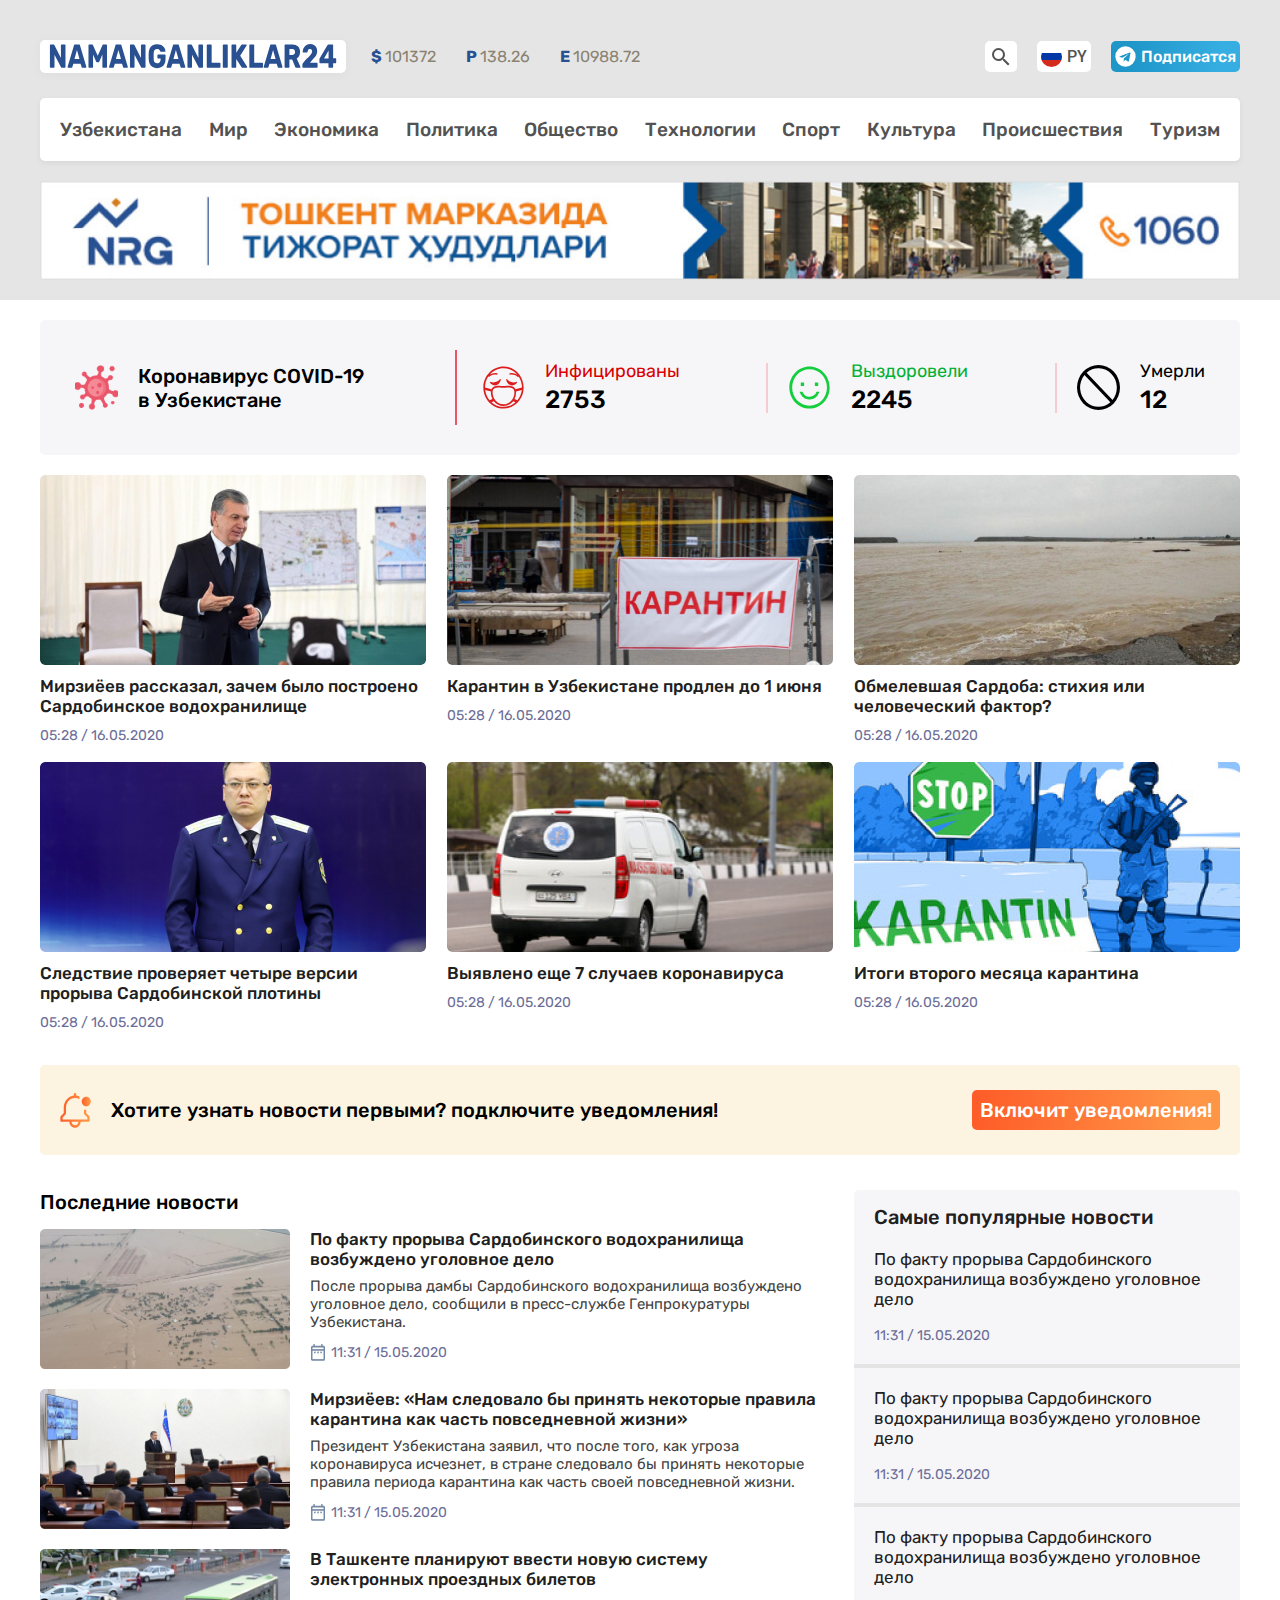
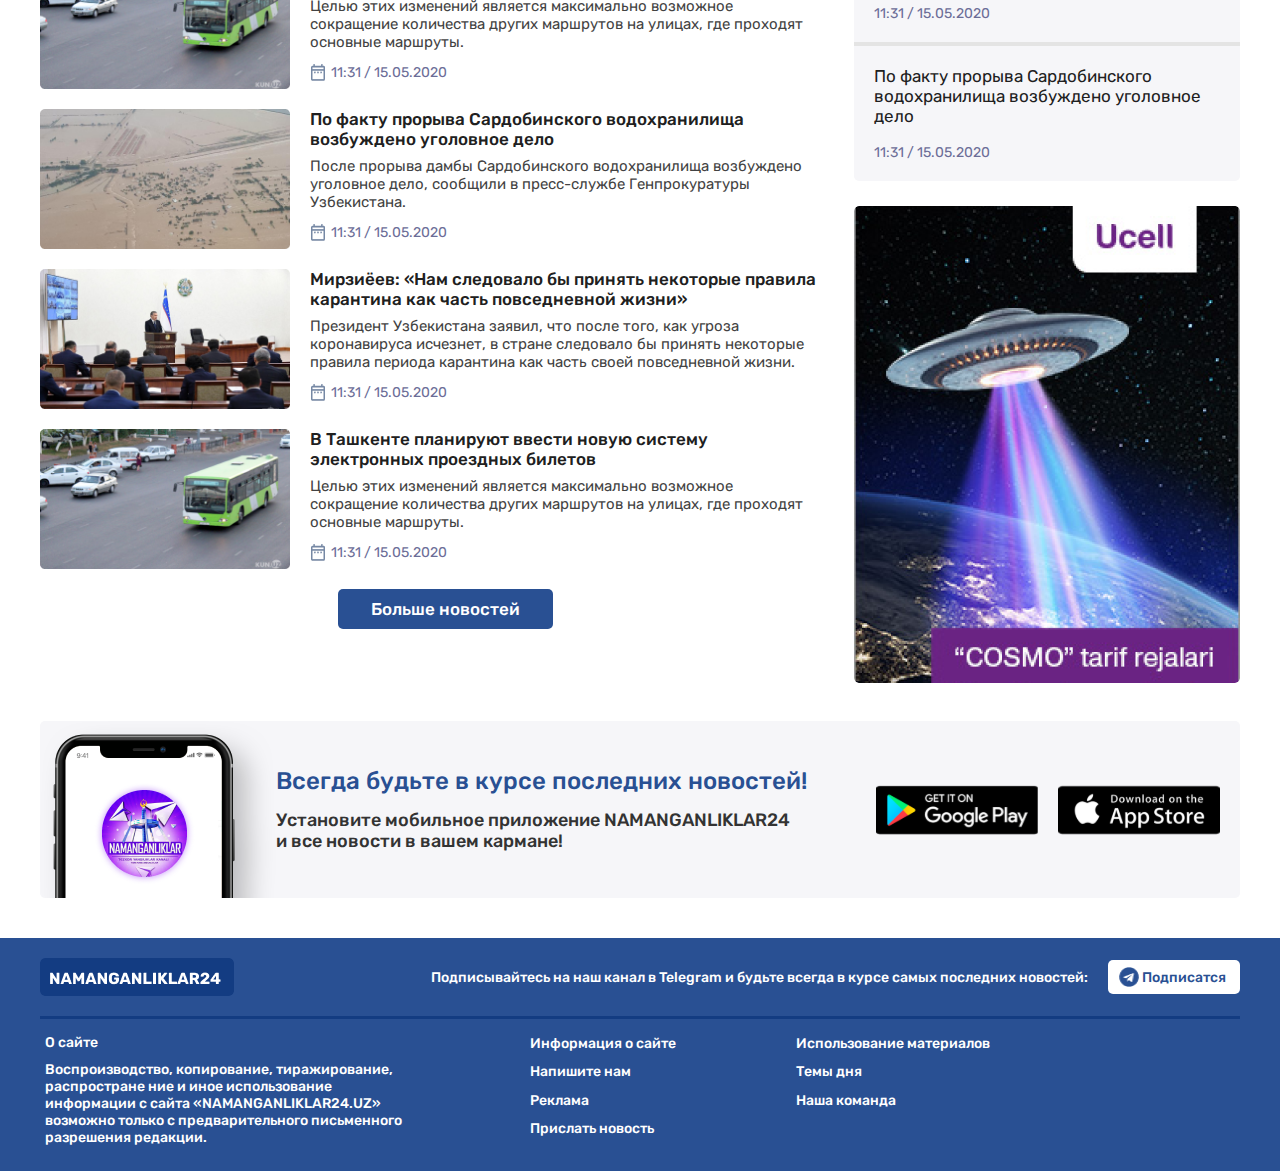
<file: index.html>
<!DOCTYPE html>
<html lang="en">
<head>
  <meta charset="UTF-8">
  <meta http-equiv="X-UA-Compatible" content="IE=edge">
  <meta name="viewport" content="width=device-width, initial-scale=1.0">
  <title>Namanganliklar24</title>
  <link rel="stylesheet" href="./styles/normalize.css">
  <link rel="stylesheet" href="./styles/main.css">
</head>
<body class="body">
  <header class="header">
    <div class="container">
      <div class="header-content">
        <a href="./index.html"><img class="logo" src="./images/namanganliklar24.svg" alt="logo" width="306" height="33"></a>
        <ul class="currency">
          <li class="currency-list"><span class="value">$</span>101372</li>
          <li class="currency-list"><span class="value">P</span>138.26</li>
          <li class="currency-list"><span class="value">E</span>10988.72</li>
        </ul>

        <div class="buttons">
          <button class="search-btn"><img class="lupa" src="./images/search.svg" alt="lupa" width="24" height="24"></button>
          <button class="lang-btn"><img class="flag" src="./images/flag-ru.svg" alt="flag-ru" width="21" height="21"><span class="ru">PY</span></button>
          <a class="follow-link" href="#"><img class="tg-icon" src="./images/telegram.svg" alt="telegram" width="21" height="21"><span class="follow">Подписатся</span></a>
        </div>
      </div>

      <nav class="nav">
        <ul class="navbar">
          <li class="navbar-list"><a class="navbar-list-link" href="#">Узбекистана</a></li>         
          <li class="navbar-list"><a class="navbar-list-link" href="#">Мир</a></li>
          <li class="navbar-list"><a class="navbar-list-link" href="#">Экономика</a></li>
          <li class="navbar-list"><a class="navbar-list-link" href="./list.html">Политика</a></li>
          <li class="navbar-list"><a class="navbar-list-link" href="#">Общество</a></li>
          <li class="navbar-list"><a class="navbar-list-link" href="#">Технологии</a></li>
          <li class="navbar-list"><a class="navbar-list-link" href="#">Спорт</a></li>
          <li class="navbar-list"><a class="navbar-list-link" href="#">Культура</a></li>
          <li class="navbar-list"><a class="navbar-list-link" href="#">Происшествия</a></li>
          <li class="navbar-list"><a class="navbar-list-link" href="#">Туризм</a></li>
      </nav>

      <aside class="header-aside"><a href="#"><img class="aside-banner" src="./images/banner.jpg" alt="aside-banner"></a></aside>
    </div>
  </header>

  <main>
    <section>
      <div class="container">
        <h1 class="visually-hidden">Namanganliklar24</h1>

        <ul class="covid-news">
          <li class="covid-info">
            <img class="info-img" src="./images/covid.svg" alt="covid-photo" width="43" height="45">
            <h2 class="covid-heading">Коронавирус COVID-19 в Узбекистане</h2>
          </li>
          
          <li class="covid-info">
            <span class="dark-red-border"></span>
            <img class="info-img" src="./images/medical-mask.svg" alt="medical-mask" width="43" height="45">
            <p class="covid-text red">Инфицированы <span class="result-number">2753</span></p>
          </li>
          
          <li class="covid-info">
            <span class="red-border"></span>
            <img class="info-img" src="./images/cil_smile.svg" alt="health-recovery" width="43" height="45">
            <p class="covid-text green">Выздоровели <span class="result-number">2245</span></p>
          </li>
         
          <li class="covid-info">
            <span class="red-border"></span>
            <img class="info-img" src="./images/ban.svg" alt="death" width="43" height="45">
            <p class="covid-text black">Умерли <span class="result-number">12</span></p>
          </li>
        </ul> 
        
        <ul class="news-content">
          <li class="news-info">
            <a class="news-img-link" href="#"><img class="news-img" src="./images/prezident.jpg" alt="prezident" width="386" height="190"></a>
            <h3 class="news-heading">Мирзиёев рассказал, зачем было построено Сардобинское водохранилище</h3>
            <p class="news-date">05:28 / 16.05.2020</p>
          </li>

          <li class="news-info">
            <a class="news-img-link" href="#"><img class="news-img" src="./images/karantin.jpg" alt="karantin" width="386" height="190"></a>
            <h3 class="news-heading">Карантин в Узбекистане продлен до 1 июня</h3>
            <p class="news-date">05:28 / 16.05.2020</p>
          </li>

          <li class="news-info">
            <a class="news-img-link" href="#"><img class="news-img" src="./images/sardoba-water.jpg" alt="sardoba-water" width="386" height="190"></a>
            <h3 class="news-heading">Обмелевшая Сардоба: стихия или человеческий фактор?</h3>
            <p class="news-date">05:28 / 16.05.2020</p>
          </li>

          <li class="news-info">
            <a class="news-img-link" href="#"><img class="news-img" src="./images/prokuror.jpg" alt="prokuror" width="386" height="190"></a>
            <h3 class="news-heading">Следствие проверяет четыре версии прорыва Сардобинской плотины </h3>
            <p class="news-date">05:28 / 16.05.2020</p>
          </li>

          <li class="news-info">
            <a class="news-img-link" href="#"><img class="news-img" src="./images/ambulance.jpg" alt="ambulance" width="386" height="190"></a>
            <h3 class="news-heading">Выявлено еще 7 случаев коронавируса</h3>
            <p class="news-date">05:28 / 16.05.2020</p>
          </li>

          <li class="news-info">
            <a class="news-img-link" href="#"><img class="news-img" src="./images/stop-karantin.jpg" alt="stop-karantin" width="386" height="190"></a>
            <h3 class="news-heading">Итоги второго месяца карантина</h3>
            <p class="news-date">05:28 / 16.05.2020</p>
          </li>
        </ul> 
      </div>
    </section>

    <section>
      <div class="container">
         <div class="subscribe">
          <a href="#"><img class="notification-icon" src="./images/notification.svg" alt="notification"></a>
          <p class="subscribe-text">Хотите узнать новости первыми? подключите уведомления!</p>
          <a class="turn-on-notification" href="#">Включит уведомления!</a>
         </div>
      </div>
    </section>

    <section>
      <div class="container">

        <div class="news">
          <div class="latest-news">
            <h2 class="latest-news-heading">Последние новости</h2>
            <ul class="news-list">
              <li class="news-list-item">
                <a href="#" class="news-link"><img class="news-photo" src="./images/water.png" alt="water-flood" width="250" height="140"></a>
                
                <div class="sub-list">
                  <h3 class="news-title">По факту прорыва Сардобинского водохранилища возбуждено уголовное дело</h3>
                  <p class="news-text">После прорыва дамбы Сардобинского водохранилища возбуждено уголовное дело, сообщили в пресс-службе Генпрокуратуры Узбекистана.</p>
                  <p class="news-date"><span><img class="date-icon" src="./images/date-range.png" alt="date-range" width="18" height="20"></span> 11:31 / 15.05.2020</p>
                </div>
              </li>
  
              <li class="news-list-item">
                <a href="#" class="news-link"><img class="news-photo" src="./images/meeting.png" alt="meeting" width="250" height="140"></a>
  
                <div class="sub-list">
                  <h3 class="news-title">Мирзиёев: «Нам следовало бы принять некоторые правила карантина как часть повседневной жизни»</h3>
                  <p class="news-text">Президент Узбекистана заявил, что после того, как угроза коронавируса исчезнет, в стране следовало бы принять некоторые правила периода карантина как часть своей повседневной жизни.</p>
                  <p class="news-date"><span><img src="./images/date-range.png" alt="date-range" width="18" height="20"></span> 11:31 / 15.05.2020</p>
                </div>
              </li>
  
              <li class="news-list-item">
                <a href="#" class="news-link"><img class="news-photo" src="./images/bus.png" alt="traffic" width="250" height="140"></a>
  
                <div class="sub-list">
                  <h3 class="news-title">В Ташкенте планируют ввести новую систему электронных проездных билетов</h3>
                  <p class="news-text">Целью этих изменений является максимально возможное сокращение количества других маршрутов на улицах, где проходят основные маршруты.</p>
                  <p class="news-date"><span><img src="./images/date-range.png" alt="date-range" width="18" height="20"></span> 11:31 / 15.05.2020</p>
                </div>
              </li>
  
              <li class="news-list-item">
                <a href="#" class="news-link"><img class="news-photo" src="./images/water-2.png" alt="water-flood-2" width="250" height="140"></a>
  
                <div class="sub-list">
                  <h3 class="news-title">По факту прорыва Сардобинского водохранилища возбуждено уголовное дело</h3>
                  <p class="news-text">После прорыва дамбы Сардобинского водохранилища возбуждено уголовное дело, сообщили в пресс-службе Генпрокуратуры Узбекистана.</p>
                  <p class="news-date"><span><img src="./images/date-range.png" alt="date-range" width="18" height="20"></span> 11:31 / 15.05.2020</p>
                </div>
              </li>
  
              <li class="news-list-item">
                <a href="#" class="news-link"><img class="news-photo" src="./images/meeting-2.png" alt="meeting-2" width="250" height="140"></a>
  
                <div class="sub-list">
                  <h3 class="news-title">Мирзиёев: «Нам следовало бы принять некоторые правила карантина как часть повседневной жизни»</h3>
                  <p class="news-text">Президент Узбекистана заявил, что после того, как угроза коронавируса исчезнет, в стране следовало бы принять некоторые правила периода карантина как часть своей повседневной жизни.</p>
                  <p class="news-date"><span><img src="./images/date-range.png" alt="date-range" width="18" height="20"></span> 11:31 / 15.05.2020</p>
                </div>
              </li>
  
              <li class="news-list-item">
                <a href="#" class="news-link"><img class="news-photo" src="./images/bus-2.png" alt="traffic-2" width="250" height="140"></a>
                
                <div class="sub-list">
                  <h3 class="news-title">В Ташкенте планируют ввести новую систему электронных проездных билетов</h3>
                  <p class="news-text">Целью этих изменений является максимально возможное сокращение количества других маршрутов на улицах, где проходят основные маршруты.</p>
                  <p class="news-date"><span><img src="./images/date-range.png" alt="date-range" width="18" height="20"></span> 11:31 / 15.05.2020</p>
                </div>
              </li>
            </ul>
  
            <a class="more-news-link" href="#">Больше новостей</a>
          </div>
  
          <div class="add-news">
            <div class="popular-news">
              <h2 class="popular-news-heading">Cамые популярные новости</h2>
    
              <ul class="popular-news-list">
                <li class="popular-news-list-item">
                  <p class="popular-news-title">По факту прорыва Сардобинского водохранилища возбуждено уголовное дело</p>
                  <p class="news-date">11:31 / 15.05.2020</p>
                </li>
    
                <li class="popular-news-list-item">
                  <p class="popular-news-title">По факту прорыва Сардобинского водохранилища возбуждено уголовное дело</p>
                  <p class="news-date">11:31 / 15.05.2020</p>
                </li>
    
                <li class="popular-news-list-item">
                  <p class="popular-news-title">По факту прорыва Сардобинского водохранилища возбуждено уголовное дело</p>
                  <p class="news-date">11:31 / 15.05.2020</p>
                </li>
    
                <li class="popular-news-list-item border-none">
                  <p class="popular-news-title">По факту прорыва Сардобинского водохранилища возбуждено уголовное дело</p>
                  <p class="news-date">11:31 / 15.05.2020</p>
                </li>
              </ul>
            </div>
          
            <aside><a href="#"><img class="cosmo" src="./images/cosmo.png" alt="cosmo" width="386" height="477"></a></aside>
          </div>
      
        </div>

        <aside>
          <div class="download">
            <a href="#"><img class="phone-cosmo" src="./images/phone-cosmo.png" alt="cosmo-app" width="236" height="177"></a>
            <div class="inner-download">
              <h2 class="download-heading">Всегда будьте в курсе последних новостей!</h2>
              <p class="download-text">Установите мобильное приложение NAMANGANLIKLAR24 и все новости в вашем кармане!</p>
            </div>

            <a href="#"><img class="download-app" src="./images/googleplay.svg" alt="googleplay" width="162" height="50"></a>
            <a href="#"><img class="download-app" src="./images/appstore.svg" alt="appstore" width="162" height="50"></a>
          </div>
        </aside>
      </div>

      
    </section>
  </main>

  <footer class="footer">
    <div class="container">
      <div class="footer-info">
        <a class="footer-logo-link" href="#"><img class="footer-logo" src="./images/logo-blue.png" alt="footer-logo"></a>
        <p class="footer-content">Подписывайтесь на наш канал в Telegram и будьте всегда в курсе самых последних новостей:</p>
        <a class="tg-join-link" href="#"><img class="footer-tg" src="./images/cib_telegram.png" alt="telegram" width="20" height="20"> <span>Подписатся</span></a>
      </div>

      <div class="footer-inner">
        <div class="site-abt">
          <p class="site-abt-text">О сайте</p>
          <p class="site-abt-text">Воспроизводство, копирование, тиражирование, распростране ние и иное использование информации с сайта «NAMANGANLIKLAR24.UZ» возможно только с предварительного письменного разрешения редакции.</p>
        </div>
  
        <ul class="footer-list">
          <li class="footer-list-item"><a class="footer-list-link" href="#">Информация о сайте</a></li>   
          <li class="footer-list-item"><a class="footer-list-link" href="./contact.html">Напишите нам</a></li>
          <li class="footer-list-item"><a class="footer-list-link" href="#">Реклама</a></li>
          <li class="footer-list-item"><a class="footer-list-link" href="./list.html">Прислать новость</a></li>
        </ul>
  
        <ul class="footer-list">
          <li class="footer-list-item"><a class="footer-list-link" href="#">Использование материалов</a></li>  
          <li class="footer-list-item"><a class="footer-list-link" href="./article.html">Темы дня</a></li>
          <li class="footer-list-item"><a class="footer-list-link" href="#">Наша команда</a></li>
        </ul>
      </div>
    </div>
    
  </footer>
</body>
</html>
</file>
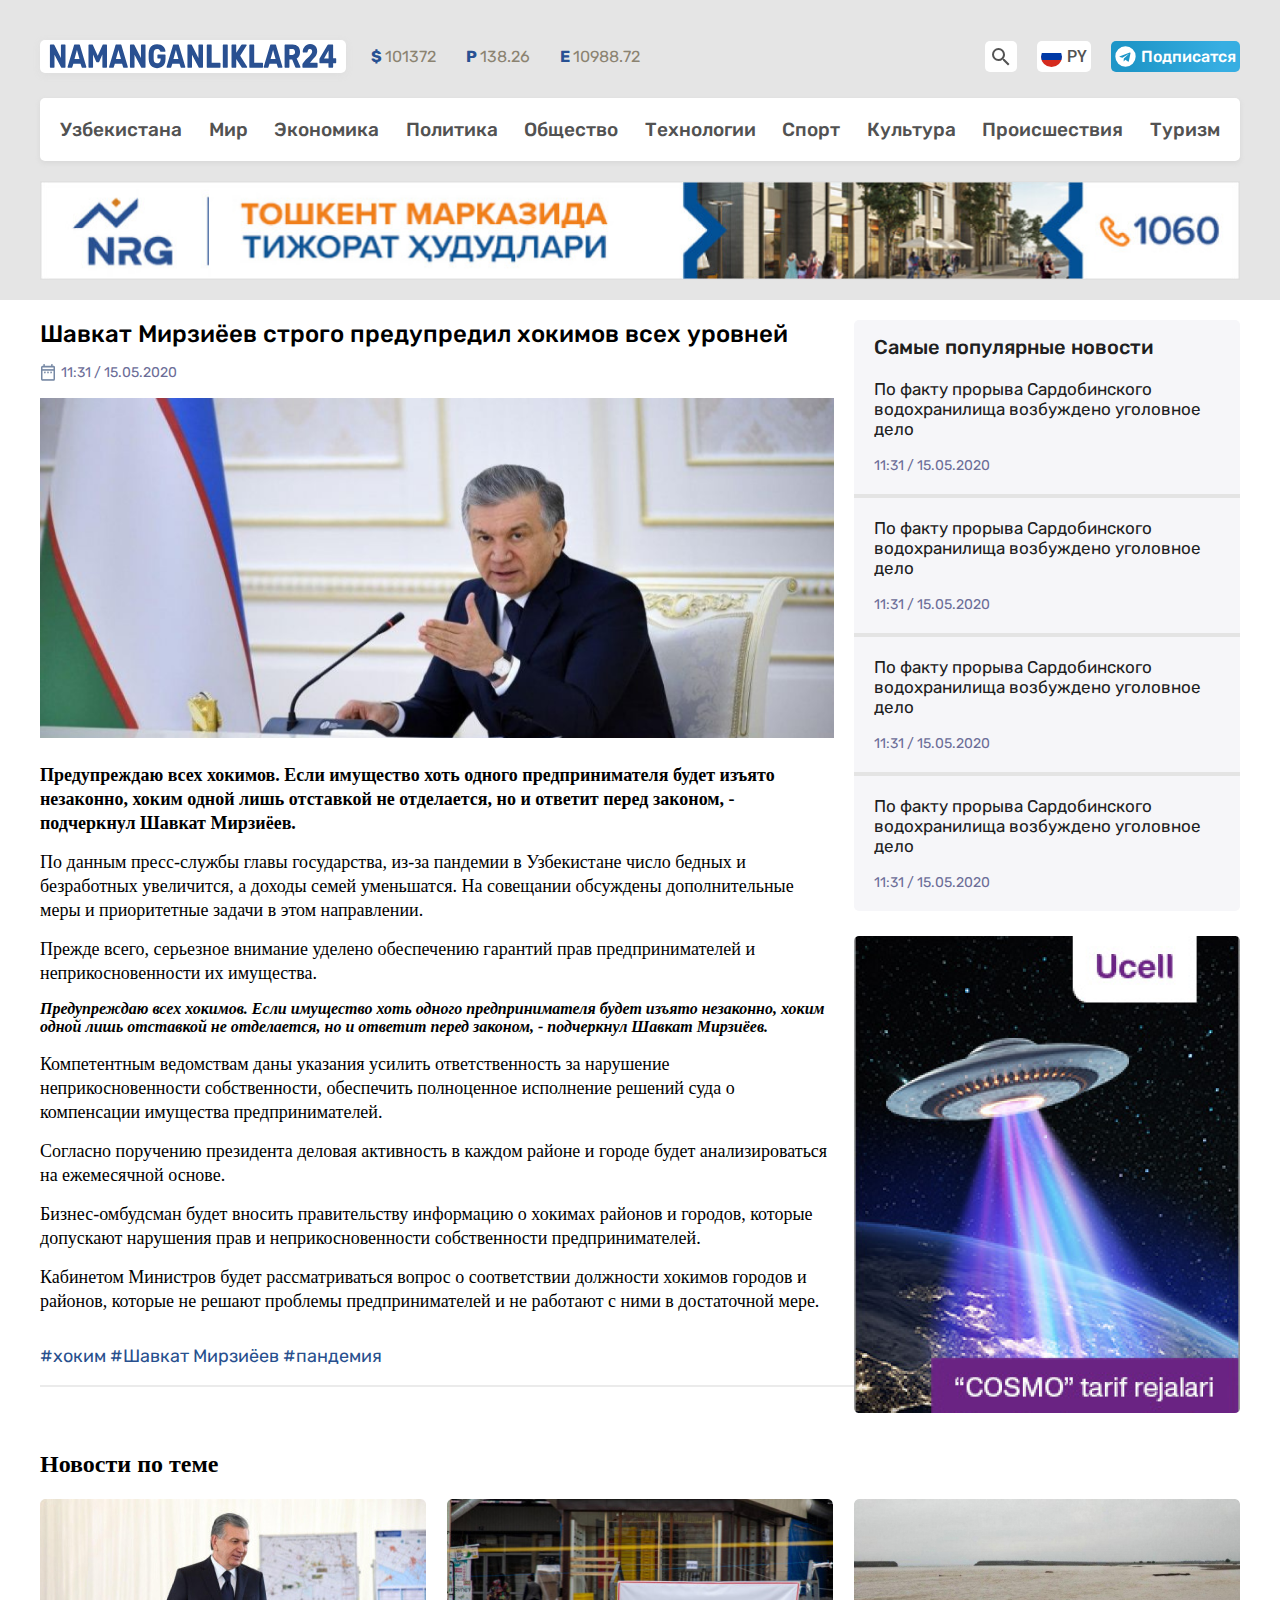
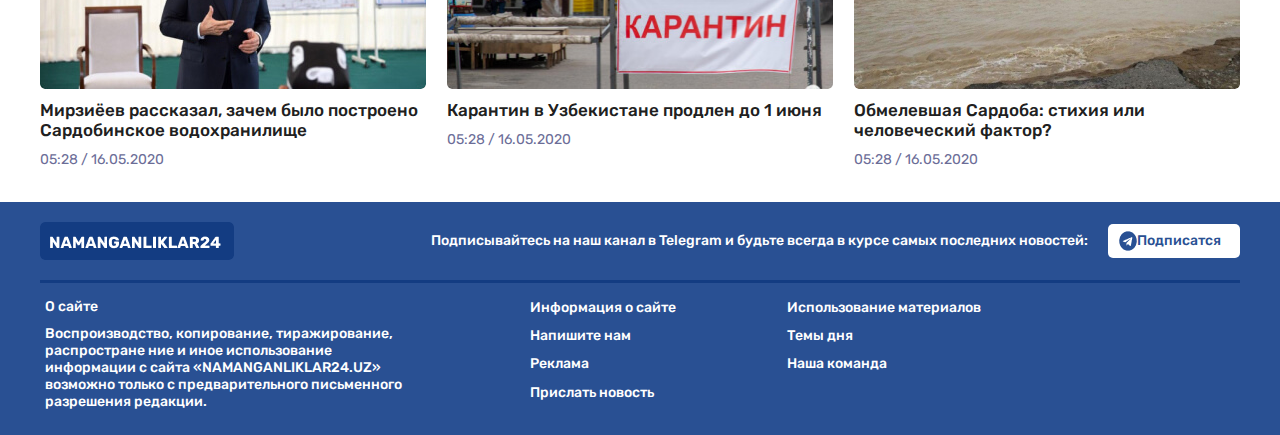
<file: article.html>
<!DOCTYPE html>
<html lang="en">
<head>
  <meta charset="UTF-8">
  <meta http-equiv="X-UA-Compatible" content="IE=edge">
  <meta name="viewport" content="width=device-width, initial-scale=1.0">
  <title>Namanganliklar24</title>
  <link rel="stylesheet" href="./styles/normalize.css">
  <link rel="stylesheet" href="./styles/article.css">
</head>
<body class="body">
  <header class="header">
    <div class="container">
      <div class="header-content">
        <a href="./index.html"><img class="logo" src="./images/namanganliklar24.svg" alt="logo" width="306" height="33"></a>
        <ul class="currency">
          <li class="currency-list"><span class="value">$</span>101372</li>
          <li class="currency-list"><span class="value">P</span>138.26</li>
          <li class="currency-list"><span class="value">E</span>10988.72</li>
        </ul>

        <div class="buttons">
          <button class="search-btn"><img class="lupa" src="./images/search.svg" alt="lupa" width="24" height="24"></button>
          <button class="lang-btn"><img class="flag" src="./images/flag-ru.svg" alt="flag-ru" width="21" height="21"><span class="ru">PY</span></button>
          <a class="follow-link" href="#"><img class="tg-icon" src="./images/telegram.svg" alt="telegram" width="21" height="21"><span class="follow">Подписатся</span></a>
        </div>
      </div>

      <nav class="nav">
        <ul class="navbar">
          <li class="navbar-list"><a class="navbar-list-link" href="#">Узбекистана</a></li>         
          <li class="navbar-list"><a class="navbar-list-link" href="#">Мир</a></li>
          <li class="navbar-list"><a class="navbar-list-link" href="#">Экономика</a></li>
          <li class="navbar-list"><a class="navbar-list-link" href="./politics.html">Политика</a></li>
          <li class="navbar-list"><a class="navbar-list-link" href="#">Общество</a></li>
          <li class="navbar-list"><a class="navbar-list-link" href="#">Технологии</a></li>
          <li class="navbar-list"><a class="navbar-list-link" href="#">Спорт</a></li>
          <li class="navbar-list"><a class="navbar-list-link" href="#">Культура</a></li>
          <li class="navbar-list"><a class="navbar-list-link" href="#">Происшествия</a></li>
          <li class="navbar-list"><a class="navbar-list-link" href="#">Туризм</a></li>
      </nav>

      <aside class="header-aside"><a href="#"><img class="aside-banner" src="./images/banner.jpg" alt="aside-banner"></a></aside>
    </div>
  </header>

  <main>

    <section>
      <div class="container">
        <div class="news">
          <article>
            <div class="article">
              <h2 class="article-heading">Шавкат Мирзиёев строго предупредил хокимов всех уровней</h2>
              <p class="news-date"><span><img src="./images/date-range.png" alt="date-range" width="18" height="20"></span> 11:31 / 15.05.2020</p>
              <a href="#"><img class="article-img" src="./images/mirziyoyev.png" alt="prezident" width="794" height="380"></a>
              <p class="article-text"><strong>Предупреждаю всех хокимов. Если имущество хоть одного предпринимателя будет изъято незаконно, хоким одной лишь отставкой не отделается, но и ответит перед законом</q>, - подчеркнул Шавкат Мирзиёев.</strong></p>
              <p class="article-text">По данным пресс-службы главы государства, из-за пандемии в Узбекистане число бедных и безработных увеличится, а доходы семей уменьшатся. На совещании обсуждены дополнительные меры и приоритетные задачи в этом направлении.</p>
              <p class="article-text">Прежде всего, серьезное внимание уделено обеспечению гарантий прав предпринимателей и неприкосновенности их имущества.</p>
              <blockquote class="quote"><strong><em>Предупреждаю всех хокимов. Если имущество хоть одного предпринимателя будет изъято незаконно, хоким одной лишь отставкой не отделается, но и ответит перед законом</q>, - подчеркнул Шавкат Мирзиёев.</em></strong></blockquote>
              <p class="article-text">Компетентным ведомствам даны указания усилить ответственность за нарушение неприкосновенности собственности, обеспечить полноценное исполнение решений суда о компенсации имущества предпринимателей.</p>
              <p class="article-text">Согласно поручению президента деловая активность в каждом районе и городе будет анализироваться на ежемесячной основе. </p>
              <p class="article-text">Бизнес-омбудсман будет вносить правительству информацию о хокимах районов и городов, которые допускают нарушения прав и неприкосновенности собственности предпринимателей.</p>
              <p class="article-text">Кабинетом Министров будет рассматриваться вопрос о соответствии должности хокимов городов и районов, которые не решают проблемы предпринимателей и не работают с ними в достаточной мере.</p>
              <p class="tags">#хоким #Шавкат Мирзиёев #пандемия</p>
            </div>

          </article>
  
          <div class="add-news">
            <div class="popular-news">
              <h2 class="popular-news-heading">Cамые популярные новости</h2>
    
              <ul class="popular-news-list">
                <li class="popular-news-list-item">
                  <h3 class="popular-news-title">По факту прорыва Сардобинского водохранилища возбуждено уголовное дело</h3>
                  <p class="news-date">11:31 / 15.05.2020</p>
                </li>
    
                <li class="popular-news-list-item">
                  <h3 class="popular-news-title">По факту прорыва Сардобинского водохранилища возбуждено уголовное дело</h3>
                  <p class="news-date">11:31 / 15.05.2020</p>
                </li>
    
                <li class="popular-news-list-item">
                  <h3 class="popular-news-title">По факту прорыва Сардобинского водохранилища возбуждено уголовное дело</h3>
                  <p class="news-date">11:31 / 15.05.2020</p>
                </li>
    
                <li class="popular-news-list-item border-none">
                  <h3 class="popular-news-title">По факту прорыва Сардобинского водохранилища возбуждено уголовное дело</h3>
                  <p class="news-date">11:31 / 15.05.2020</p>
                </li>
              </ul>
            </div>
          
            <aside><a href="#"><img class="cosmo" src="./images/cosmo.png" alt="cosmo" width="386" height="477"></a></aside>
          </div>
      
        </div>
        
      </div >
    </section>

    <section>
      <div class="container">
        <h2>
          Новости по теме
        </h2>

        <ul class="news-content">
          <li class="news-info">
            <a class="news-img-link" href="#"><img class="news-img" src="./images/prezident.jpg" alt="prezident" width="386" height="190"></a>
            <h3 class="news-heading">Мирзиёев рассказал, зачем было построено Сардобинское водохранилище</h3>
            <p class="news-date">05:28 / 16.05.2020</p>
          </li>

          <li class="news-info">
            <a class="news-img-link" href="#"><img class="news-img" src="./images/karantin.jpg" alt="karantin" width="386" height="190"></a>
            <h3 class="news-heading">Карантин в Узбекистане продлен до 1 июня</h3>
            <p class="news-date">05:28 / 16.05.2020</p>
          </li>

          <li class="news-info">
            <a class="news-img-link" href="#"><img class="news-img" src="./images/sardoba-water.jpg" alt="sardoba-water" width="386" height="190"></a>
            <h3 class="news-heading">Обмелевшая Сардоба: стихия или человеческий фактор?</h3>
            <p class="news-date">05:28 / 16.05.2020</p>
          </li>
      </div>
    </section>
  </main>

  <footer class="footer">
    <div class="container">
      <div class="footer-info">
        <a class="footer-logo-link" href="#"><img class="footer-logo" src="./images/logo-blue.png" alt="footer-logo"></a>
        <p class="footer-content">Подписывайтесь на наш канал в Telegram и будьте всегда в курсе самых последних новостей:</p>
        <a class="tg-join-link" href="#"><img src="./images/cib_telegram.png" alt="telegram" > <span class="tg-join">Подписатся</span></a>
      </div>

      <div class="footer-inner">
        <div class="site-abt">
          <p class="site-abt-text">О сайте</p>
          <p class="site-abt-text">Воспроизводство, копирование, тиражирование, распростране ние и иное использование информации с сайта «NAMANGANLIKLAR24.UZ» возможно только с предварительного письменного разрешения редакции.</p>
        </div>
  
        <ul class="footer-list">
          <li class="footer-list-item"><a class="footer-list-link" href="#">Информация о сайте</a></li>   
          <li class="footer-list-item"><a class="footer-list-link" href="#">Напишите нам</a></li>
          <li class="footer-list-item"><a class="footer-list-link" href="#">Реклама</a></li>
          <li class="footer-list-item"><a class="footer-list-link" href="./list.html">Прислать новость</a></li>
        </ul>
  
        <ul class="footer-list">
          <li class="footer-list-item"><a class="footer-list-link" href="#">Использование материалов</a></li>  
          <li class="footer-list-item"><a class="footer-list-link active" href="./article.html">Темы дня</a></li>
          <li class="footer-list-item"><a class="footer-list-link" href="#">Наша команда</a></li>
        </ul>
      </div>
    </div>
    
  </footer>
</body>
</html>
</file>
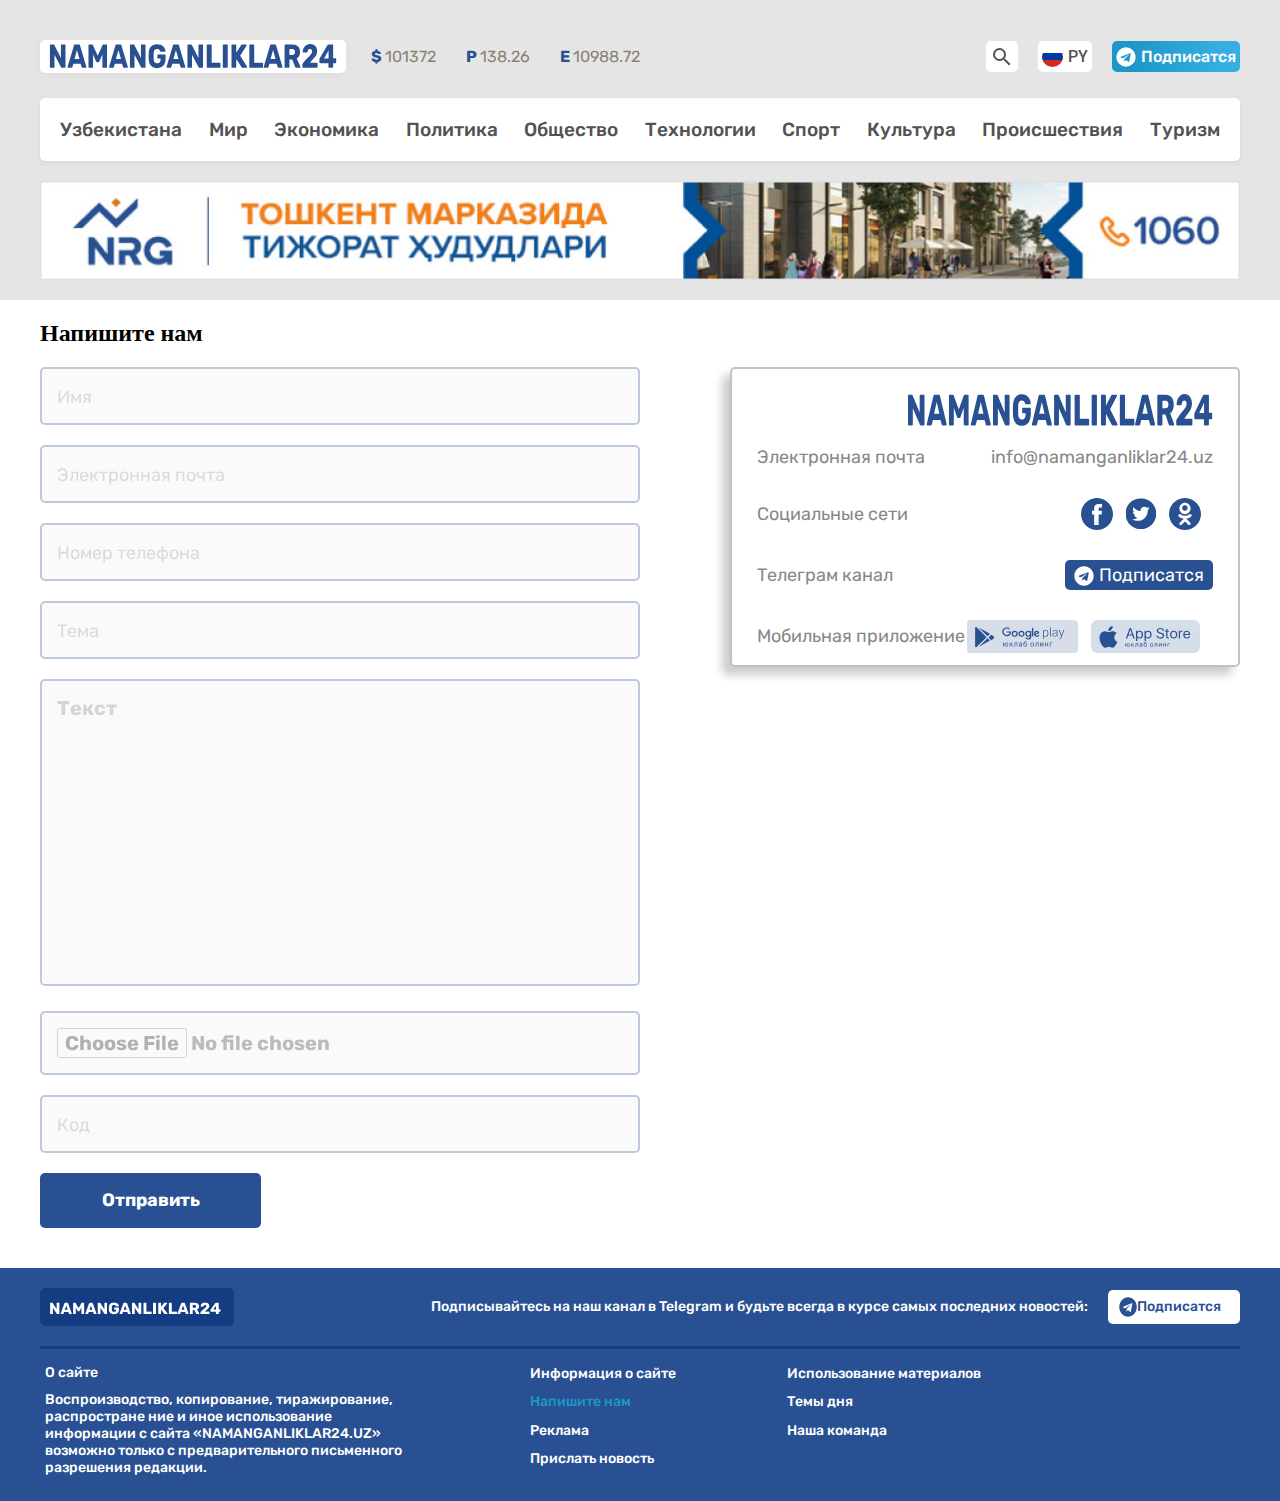
<file: contact.html>
<!DOCTYPE html>
<html lang="en">
<head>
  <meta charset="UTF-8">
  <meta http-equiv="X-UA-Compatible" content="IE=edge">
  <meta name="viewport" content="width=device-width, initial-scale=1.0">
  <link rel="stylesheet" href="./styles/normalize.css">
  <link rel="stylesheet" href="./styles/contact.css">
  <title>Document</title>
</head>
<body>
  <header class="header">
    <div class="container">
      <div class="header-content">
        <a href="./index.html"><img class="logo" src="./images/namanganliklar24.svg" alt="logo" width="306" height="33"></a>
        <ul class="currency">
          <li class="currency-list"><span class="value">$</span>101372</li>
          <li class="currency-list"><span class="value">P</span>138.26</li>
          <li class="currency-list"><span class="value">E</span>10988.72</li>
        </ul>

        <div class="buttons">
          <button class="search-btn"><img class="lupa" src="./images/search.svg" alt="lupa" width="24" height="24"></button>
          <button class="lang-btn"><img class="flag" src="./images/flag-ru.svg" alt="flag-ru" width="21" height="21"><span class="ru">PY</span></button>
          <a class="follow-link" href="#"><img class="tg-icon" src="./images/telegram.svg" alt="telegram" width="21" height="21"><span class="follow">Подписатся</span></a>
        </div>
      </div>

      <nav class="nav">
        <ul class="navbar">
          <li class="navbar-list"><a class="navbar-list-link" href="#">Узбекистана</a></li>         
          <li class="navbar-list"><a class="navbar-list-link" href="#">Мир</a></li>
          <li class="navbar-list"><a class="navbar-list-link" href="#">Экономика</a></li>
          <li class="navbar-list"><a class="navbar-list-link" href="#">Политика</a></li>
          <li class="navbar-list"><a class="navbar-list-link" href="#">Общество</a></li>
          <li class="navbar-list"><a class="navbar-list-link" href="#">Технологии</a></li>
          <li class="navbar-list"><a class="navbar-list-link" href="#">Спорт</a></li>
          <li class="navbar-list"><a class="navbar-list-link" href="#">Культура</a></li>
          <li class="navbar-list"><a class="navbar-list-link" href="#">Происшествия</a></li>
          <li class="navbar-list"><a class="navbar-list-link" href="#">Туризм</a></li>
      </nav>

      <aside class="header-aside"><a href="#"><img class="aside-banner" src="./images/banner.jpg" alt="aside-banner"></a></aside>
    </div>
  </header>

  <main>
    <section>
      <div class="container">
        <h2 class="contact-heading">Напишите нам</h2>
        <div class="contact">
          <form class="form" action="https://echo.htmlacademy.ru" method="get" autocomplete="off">
            <label class="label" for="username">
              <input class="input" type="text" name="username" id="username" placeholder="Имя">
            </label>

            <label class="label" for="email">
              <input class="input" type="email" name="email" id="email" placeholder="Электронная почта">
            </label>

            <label class="label" for="phone_number">
              <input class="input" type="tel" name="phone_number" id="phone_number" placeholder="Номер телефона">
            </label>

            <label class="label" for="theme">
              <input class="input" type="text" name="theme" id="theme" placeholder="Тема">
            </label>

            <label class="label">
              <textarea class="textarea" name="text" placeholder="Текст"></textarea>
            </label>

            <label class="label" for="file">
              <input class="input" type="file" name="file" id="file" placeholder="Прикрепить файл">
            </label>

            <label class="label" for="code">
              <input class="input" type="text" name="code" id="code" placeholder="Код">
            </label>

            <button class="submit-button" type="submit">Отправить</button>

          </form>

          

          <div class="card">
            <a class="card-logo" href="./index.html"><img src="./images/namanganliklar24.svg" alt="logo" width="306" height="33"></a>
            
            <ul class="card-list">
              <li class="card-item">
                <p class="card-content">Электронная почта</p>
                <a class="email-link" href="./index.html">info@namanganliklar24.uz</a>
              </li>

              <li class="card-item">
                <p class="card-content">Социальные сети</p>
                <ul class="card-inner-list">
                  <li class="sublist-item"><a class="social-media" href="#"><img src="./images/facebook.svg" alt="facebook" width="32" height="32"></a></li>
                  <li class="sublist-item"><a class="social-media" href="#"><img src="./images/twitter.svg" alt="twitter" width="32" height="32"></a></li>
                  <li class="sublist-item"><a class="social-media" href="#"><img src="./images/odnoklasnik.svg" alt="odnoklasnik" width="32" height="32"></a></li>
                </ul>
              </li>

              <li class="card-item">
                <p class="card-content">Телеграм канал</p>
                <a class="telegram" href="#"><span><img class="tg-icon" src="./images/cib_telegram.svg" alt="tg-join" width="20" height="20"></span>Подписатся</a>
              </li>

              <li class="card-item">
                <p class="card-content">Мобильная приложение</p>
                <ul class="card-inner-list">
                  <li class="sublist-item"><a class="social-media" href="#"><img src="./images/googleplay-2.svg" alt="googleplay" width="111" height="33"></a></li>
                  <li class="sublist-item"><a class="social-media" href="#"><img src="./images/appleStore-2.svg" alt="appstore" width="111" height="33"></a></li>
                </ul>
              </li>
            </ul>
          </div>
        </div>
      </div>
    </section>
  </main>

  <footer class="footer">
    <div class="container">
      <div class="footer-info">
        <a class="footer-logo-link" href="#"><img class="footer-logo" src="./images/logo-blue.png" alt="footer-logo"></a>
        <p class="footer-content">Подписывайтесь на наш канал в Telegram и будьте всегда в курсе самых последних новостей:</p>
        <a class="tg-join-link" href="#"><img src="./images/cib_telegram.png" alt="telegram" > <span class="tg-join">Подписатся</span></a>
      </div>

      <div class="footer-inner">
        <div class="site-abt">
          <p class="site-abt-text">О сайте</p>
          <p class="site-abt-text">Воспроизводство, копирование, тиражирование, распростране ние и иное использование информации с сайта «NAMANGANLIKLAR24.UZ» возможно только с предварительного письменного разрешения редакции.</p>
        </div>
  
        <ul class="footer-list">
          <li class="footer-list-item"><a class="footer-list-link" href="#">Информация о сайте</a></li>   
          <li class="footer-list-item"><a class="footer-list-link active" href="./contact.html">Напишите нам</a></li>
          <li class="footer-list-item"><a class="footer-list-link" href="#">Реклама</a></li>
          <li class="footer-list-item"><a class="footer-list-link" href="#">Прислать новость</a></li>
        </ul>
  
        <ul class="footer-list">
          <li class="footer-list-item"><a class="footer-list-link" href="#">Использование материалов</a></li>  
          <li class="footer-list-item"><a class="footer-list-link" href="#">Темы дня</a></li>
          <li class="footer-list-item"><a class="footer-list-link" href="#">Наша команда</a></li>
        </ul>
      </div>
    </div>
    
  </footer>
</body>
</html>
</file>
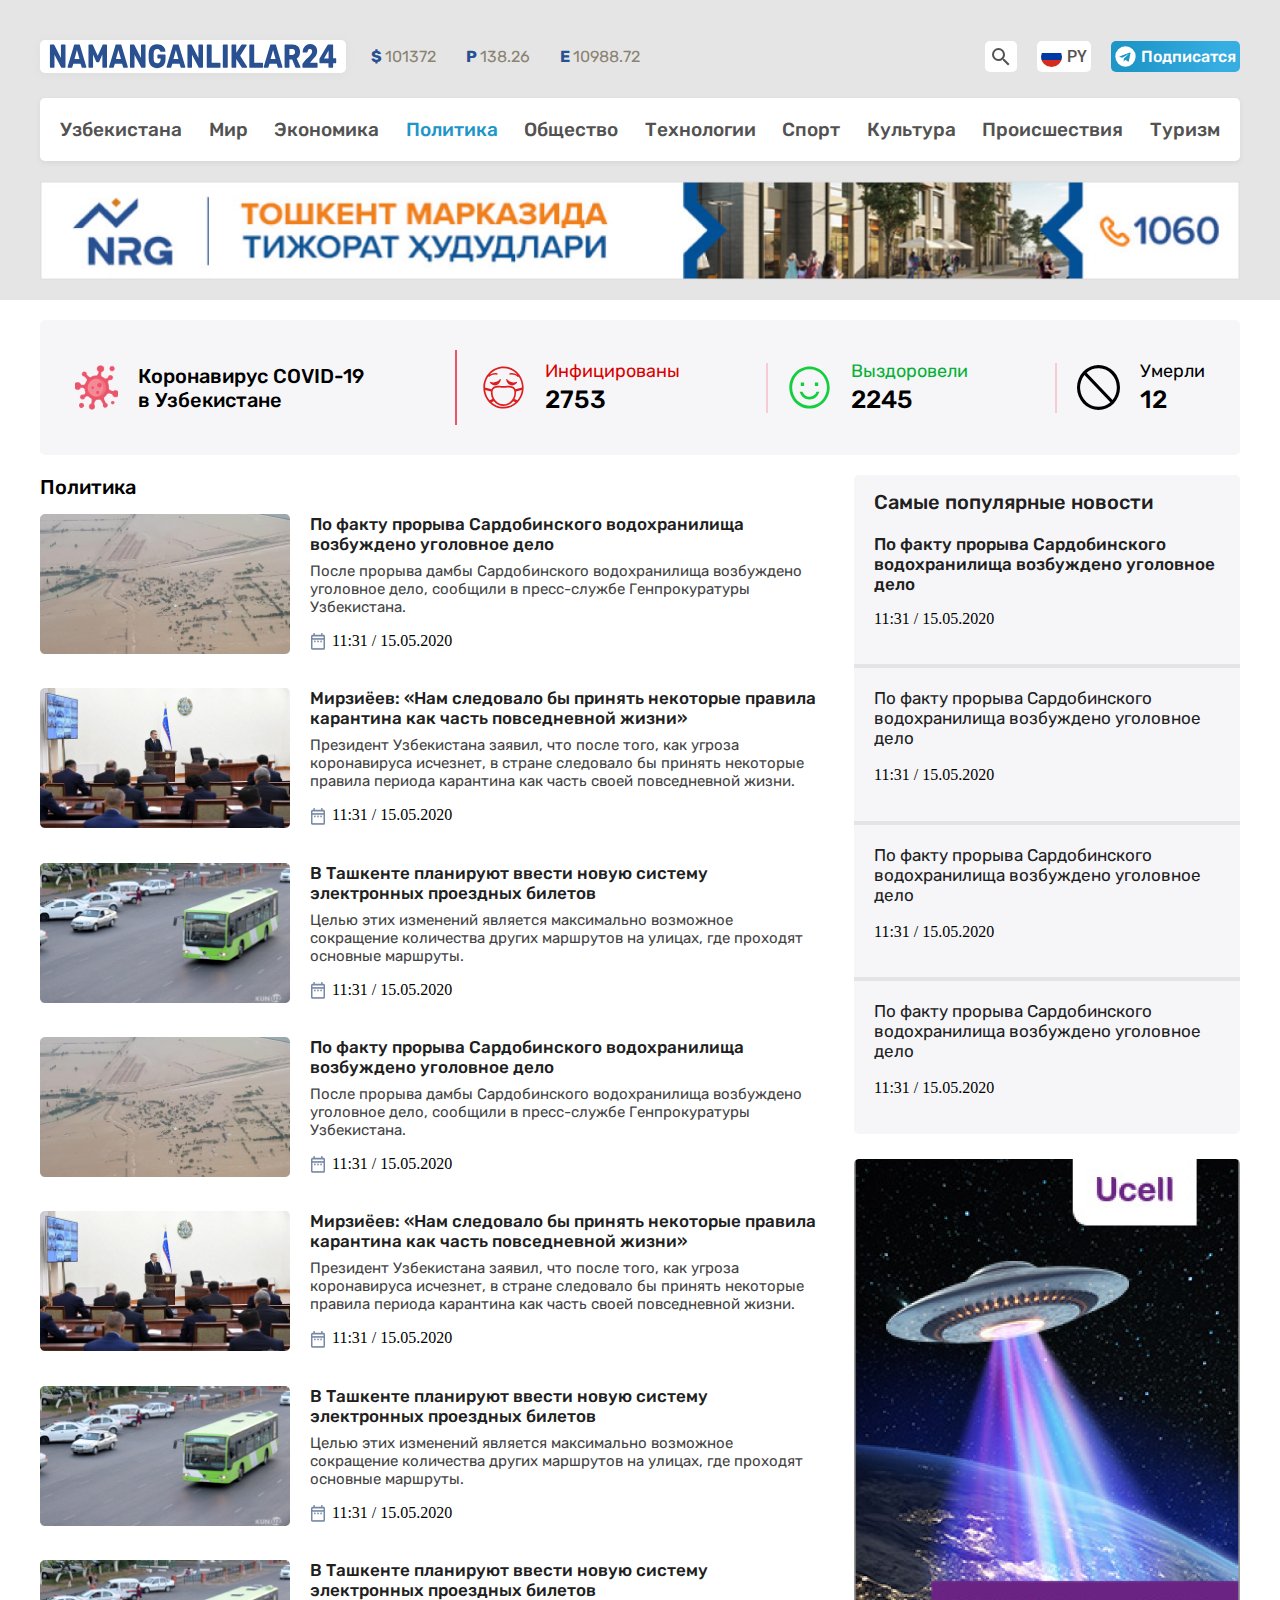
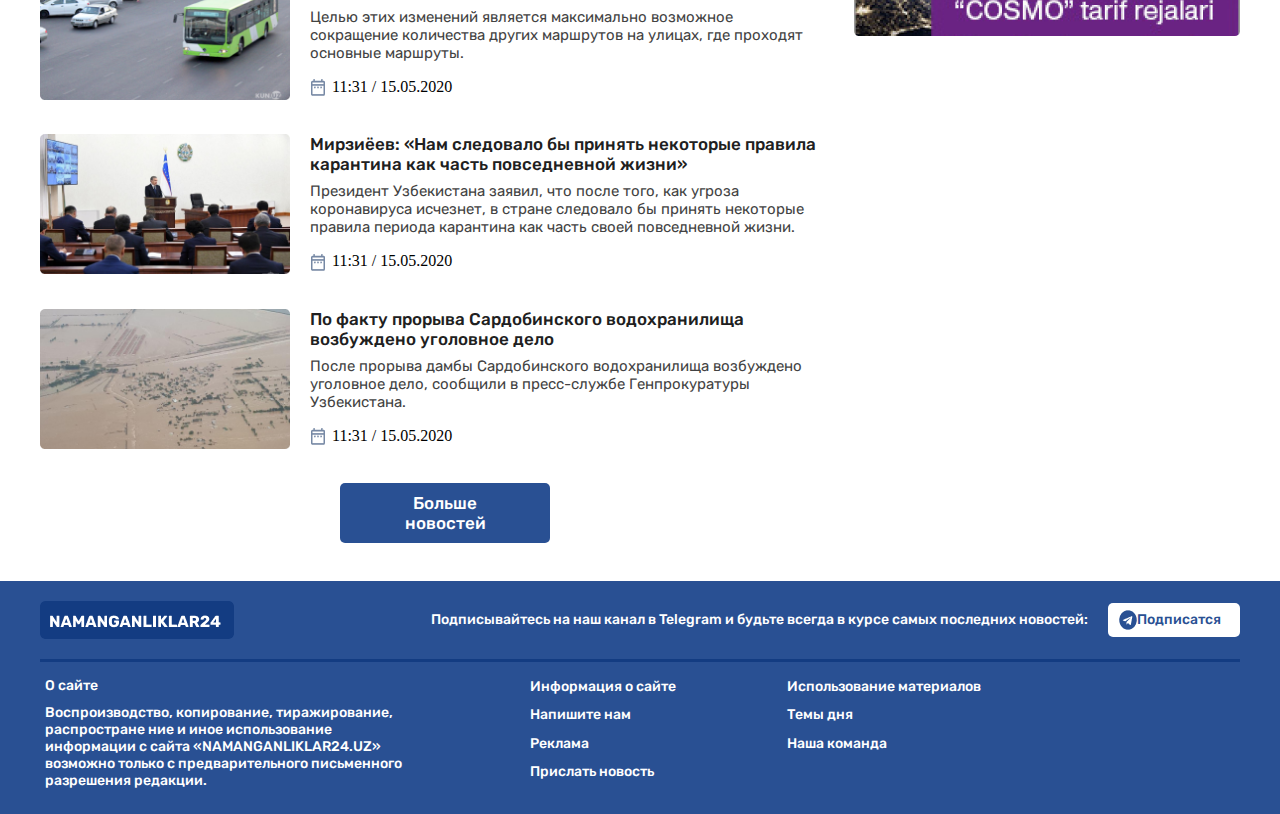
<file: list.html>
<!DOCTYPE html>
<html lang="en">
<head>
  <meta charset="UTF-8">
  <meta http-equiv="X-UA-Compatible" content="IE=edge">
  <meta name="viewport" content="width=device-width, initial-scale=1.0">
  <title>Namanganliklar24</title>
  <link rel="stylesheet" href="./styles/normalize.css">
  <link rel="stylesheet" href="./styles/list.css">
</head>
<body class="body">
  <header class="header">
    <div class="container">
      <div class="header-content">
        <a href="./index.html"><img class="logo" src="./images/namanganliklar24.svg" alt="logo" width="306" height="33"></a>
        <ul class="currency">
          <li class="currency-list"><span class="value">$</span>101372</li>
          <li class="currency-list"><span class="value">P</span>138.26</li>
          <li class="currency-list"><span class="value">E</span>10988.72</li>
        </ul>

        <div class="buttons">
          <button class="search-btn"><img class="lupa" src="./images/search.svg" alt="lupa" width="24" height="24"></button>
          <button class="lang-btn"><img class="flag" src="./images/flag-ru.svg" alt="flag-ru" width="21" height="21"><span class="ru">PY</span></button>
          <a class="follow-link" href="#"><img class="tg-icon" src="./images/telegram.svg" alt="telegram" width="21" height="21"><span class="follow">Подписатся</span></a>
        </div>
      </div>

      <nav class="nav">
        <ul class="navbar">
          <li class="navbar-list"><a class="navbar-list-link" href="#">Узбекистана</a></li>         
          <li class="navbar-list"><a class="navbar-list-link" href="#">Мир</a></li>
          <li class="navbar-list"><a class="navbar-list-link" href="#">Экономика</a></li>
          <li class="navbar-list"><a class="navbar-list-link active" href="./list.html">Политика</a></li>
          <li class="navbar-list"><a class="navbar-list-link" href="#">Общество</a></li>
          <li class="navbar-list"><a class="navbar-list-link" href="#">Технологии</a></li>
          <li class="navbar-list"><a class="navbar-list-link" href="#">Спорт</a></li>
          <li class="navbar-list"><a class="navbar-list-link" href="#">Культура</a></li>
          <li class="navbar-list"><a class="navbar-list-link" href="#">Происшествия</a></li>
          <li class="navbar-list"><a class="navbar-list-link" href="#">Туризм</a></li>
      </nav>

      <aside class="header-aside"><a href="#"><img class="aside-banner" src="./images/banner.jpg" alt="aside-banner"></a></aside>
    </div>
  </header>

  <main>
    <section>
      <div class="container">
        <h1 class="visually-hidden">Namanganliklar24</h1>

        <ul class="covid-news">
          <li class="covid-info">
            <img class="info-img" src="./images/covid.svg" alt="covid-photo" width="43" height="45">
            <h2 class="covid-heading">Коронавирус COVID-19 в Узбекистане</h2>
          </li>
          
          <li class="covid-info">
            <span class="dark-red-border"></span>
            <img class="info-img" src="./images/medical-mask.svg" alt="medical-mask" width="43" height="45">
            <p class="covid-text red">Инфицированы <span class="result-number">2753</span></p>
          </li>
          
          <li class="covid-info">
            <span class="red-border"></span>
            <img class="info-img" src="./images/cil_smile.svg" alt="health-recovery" width="43" height="45">
            <p class="covid-text green">Выздоровели <span class="result-number">2245</span></p>
          </li>
         
          <li class="covid-info">
            <span class="red-border"></span>
            <img class="info-img" src="./images/ban.svg" alt="death" width="43" height="45">
            <p class="covid-text black">Умерли <span class="result-number">12</span></p>
          </li>
        </ul> 
      </div>
    </section>

    <section>
      <div class="container">

        <div class="news">
          <div class="latest-news">
            <h2 class="latest-news-heading">Политика</h2>

            <ul class="news-list">

              <li class="news-list-item">
                <a href="#" class="news-link"><img class="news-photo" src="./images/water.png" alt="water-flood" width="250" height="140"></a>
                
                <div class="sub-list">
                  <h3 class="news-title">По факту прорыва Сардобинского водохранилища возбуждено уголовное дело</h3>
                  <p class="news-text">После прорыва дамбы Сардобинского водохранилища возбуждено уголовное дело, сообщили в пресс-службе Генпрокуратуры Узбекистана.</p>
                  <p class="news-date"><span><img class="date-icon" src="./images/date-range.png" alt="date-range" width="18" height="20"></span> 11:31 / 15.05.2020</p>
                </div>
              </li>
  
              <li class="news-list-item">
                <a href="#" class="news-link"><img class="news-photo" src="./images/meeting.png" alt="meeting" width="250" height="140"></a>
  
                <div class="sub-list">
                  <h3 class="news-title">Мирзиёев: «Нам следовало бы принять некоторые правила карантина как часть повседневной жизни»</h3>
                  <p class="news-text">Президент Узбекистана заявил, что после того, как угроза коронавируса исчезнет, в стране следовало бы принять некоторые правила периода карантина как часть своей повседневной жизни.</p>
                  <p class="news-date"><span><img src="./images/date-range.png" alt="date-range" width="18" height="20"></span> 11:31 / 15.05.2020</p>
                </div>
              </li>
  
              <li class="news-list-item">
                <a href="#" class="news-link"><img class="news-photo" src="./images/bus.png" alt="traffic" width="250" height="140"></a>
  
                <div class="sub-list">
                  <h3 class="news-title">В Ташкенте планируют ввести новую систему электронных проездных билетов</h3>
                  <p class="news-text">Целью этих изменений является максимально возможное сокращение количества других маршрутов на улицах, где проходят основные маршруты.</p>
                  <p class="news-date"><span><img src="./images/date-range.png" alt="date-range" width="18" height="20"></span> 11:31 / 15.05.2020</p>
                </div>
              </li>
            </ul>


            <ul class="news-list">
              <li class="news-list-item">
                <a href="#" class="news-link"><img class="news-photo" src="./images/water-2.png" alt="water-flood-2" width="250" height="140"></a>
  
                <div class="sub-list">
                  <h3 class="news-title">По факту прорыва Сардобинского водохранилища возбуждено уголовное дело</h3>
                  <p class="news-text">После прорыва дамбы Сардобинского водохранилища возбуждено уголовное дело, сообщили в пресс-службе Генпрокуратуры Узбекистана.</p>
                  <p class="news-date"><span><img src="./images/date-range.png" alt="date-range" width="18" height="20"></span> 11:31 / 15.05.2020</p>
                </div>
              </li>
  
              <li class="news-list-item">
                <a href="#" class="news-link"><img class="news-photo" src="./images/meeting-2.png" alt="meeting-2" width="250" height="140"></a>
  
                <div class="sub-list">
                  <h3 class="news-title">Мирзиёев: «Нам следовало бы принять некоторые правила карантина как часть повседневной жизни»</h3>
                  <p class="news-text">Президент Узбекистана заявил, что после того, как угроза коронавируса исчезнет, в стране следовало бы принять некоторые правила периода карантина как часть своей повседневной жизни.</p>
                  <p class="news-date"><span><img src="./images/date-range.png" alt="date-range" width="18" height="20"></span> 11:31 / 15.05.2020</p>
                </div>
              </li>
  
              <li class="news-list-item">
                <a href="#" class="news-link"><img class="news-photo" src="./images/bus-2.png" alt="traffic-2" width="250" height="140"></a>
                
                <div class="sub-list">
                  <h3 class="news-title">В Ташкенте планируют ввести новую систему электронных проездных билетов</h3>
                  <p class="news-text">Целью этих изменений является максимально возможное сокращение количества других маршрутов на улицах, где проходят основные маршруты.</p>
                  <p class="news-date"><span><img src="./images/date-range.png" alt="date-range" width="18" height="20"></span> 11:31 / 15.05.2020</p>
                </div>
              </li>
            </ul>


            <ul class="news-list list-add">
              <li class="news-list-item">
                <a href="#" class="news-link"><img class="news-photo" src="./images/water-2.png" alt="water-flood-2" width="250" height="140"></a>
  
                <div class="sub-list">
                  <h3 class="news-title">По факту прорыва Сардобинского водохранилища возбуждено уголовное дело</h3>
                  <p class="news-text">После прорыва дамбы Сардобинского водохранилища возбуждено уголовное дело, сообщили в пресс-службе Генпрокуратуры Узбекистана.</p>
                  <p class="news-date"><span><img src="./images/date-range.png" alt="date-range" width="18" height="20"></span> 11:31 / 15.05.2020</p>
                </div>
              </li>
  
              <li class="news-list-item">
                <a href="#" class="news-link"><img class="news-photo" src="./images/meeting-2.png" alt="meeting-2" width="250" height="140"></a>
  
                <div class="sub-list">
                  <h3 class="news-title">Мирзиёев: «Нам следовало бы принять некоторые правила карантина как часть повседневной жизни»</h3>
                  <p class="news-text">Президент Узбекистана заявил, что после того, как угроза коронавируса исчезнет, в стране следовало бы принять некоторые правила периода карантина как часть своей повседневной жизни.</p>
                  <p class="news-date"><span><img src="./images/date-range.png" alt="date-range" width="18" height="20"></span> 11:31 / 15.05.2020</p>
                </div>
              </li>
  
              <li class="news-list-item">
                <a href="#" class="news-link"><img class="news-photo" src="./images/bus-2.png" alt="traffic-2" width="250" height="140"></a>
                
                <div class="sub-list">
                  <h3 class="news-title">В Ташкенте планируют ввести новую систему электронных проездных билетов</h3>
                  <p class="news-text">Целью этих изменений является максимально возможное сокращение количества других маршрутов на улицах, где проходят основные маршруты.</p>
                  <p class="news-date"><span><img src="./images/date-range.png" alt="date-range" width="18" height="20"></span> 11:31 / 15.05.2020</p>
                </div>
              </li>
            </ul>
  
            <a class="more-news-link" href="#">Больше новостей</a>
          </div>

          
  
          <div class="add-news">
            <div class="popular-news">
              <h2 class="popular-news-heading">Cамые популярные новости</h2>
    
              <ul class="popular-news-list">
                <li class="popular-news-list-item">
                  <h3 class="news-title">По факту прорыва Сардобинского водохранилища возбуждено уголовное дело</h3>
                  <p class="news-date">11:31 / 15.05.2020</p>
                </li>
    
                <li class="popular-news-list-item">
                  <h3 class="popular-news-title">По факту прорыва Сардобинского водохранилища возбуждено уголовное дело</h3>
                  <p class="news-date">11:31 / 15.05.2020</p>
                </li>
    
                <li class="popular-news-list-item">
                  <h3 class="popular-news-title">По факту прорыва Сардобинского водохранилища возбуждено уголовное дело</h3>
                  <p class="news-date">11:31 / 15.05.2020</p>
                </li>
    
                <li class="popular-news-list-item border-none">
                  <h3 class="popular-news-title">По факту прорыва Сардобинского водохранилища возбуждено уголовное дело</h3>
                  <p class="news-date">11:31 / 15.05.2020</p>
                </li>
              </ul>
            </div>
          
            <aside><a href="#"><img class="cosmo" src="./images/cosmo.png" alt="cosmo" width="386" height="477"></a></aside>
          </div>
      
        </div>
        
      </div>

      
    </section>
  </main>

  <footer class="footer">
    <div class="container">
      <div class="footer-info">
        <a class="footer-logo-link" href="#"><img class="footer-logo" src="./images/logo-blue.png" alt="footer-logo"></a>
        <p class="footer-content">Подписывайтесь на наш канал в Telegram и будьте всегда в курсе самых последних новостей:</p>
        <a class="tg-join-link" href="#"><img src="./images/cib_telegram.png" alt="telegram" > <span class="tg-join">Подписатся</span></a>
      </div>

      <div class="footer-inner">
        <div class="site-abt">
          <p class="site-abt-text">О сайте</p>
          <p class="site-abt-text">Воспроизводство, копирование, тиражирование, распростране ние и иное использование информации с сайта «NAMANGANLIKLAR24.UZ» возможно только с предварительного письменного разрешения редакции.</p>
        </div>
  
        <ul class="footer-list">
          <li class="footer-list-item"><a class="footer-list-link" href="#">Информация о сайте</a></li>   
          <li class="footer-list-item"><a class="footer-list-link" href="#">Напишите нам</a></li>
          <li class="footer-list-item"><a class="footer-list-link" href="#">Реклама</a></li>
          <li class="footer-list-item"><a class="footer-list-link" href="#">Прислать новость</a></li>
        </ul>
  
        <ul class="footer-list">
          <li class="footer-list-item"><a class="footer-list-link" href="#">Использование материалов</a></li>  
          <li class="footer-list-item"><a class="footer-list-link" href="#">Темы дня</a></li>
          <li class="footer-list-item"><a class="footer-list-link" href="#">Наша команда</a></li>
        </ul>
      </div>
    </div>
    
  </footer>
</body>
</html>
</file>
<file: styles/main.css>
/* rubik-500 - latin_cyrillic */
@font-face {
  font-family: 'Rubik';
  font-style: normal;
  font-weight: 500;
  src: local(''),
       url('../fonts/rubik-v20-latin_cyrillic-500.woff2') format('woff2'), /* Chrome 26+, Opera 23+, Firefox 39+ */
       url('../fonts/rubik-v20-latin_cyrillic-500.woff') format('woff'); /* Chrome 6+, Firefox 3.6+, IE 9+, Safari 5.1+ */
}
/* rubik-regular - latin_cyrillic */
@font-face {
  font-family: 'Rubik';
  font-style: normal;
  font-weight: 400;
  src: local(''),
       url('../fonts/rubik-v20-latin_cyrillic-regular.woff2') format('woff2'), /* Chrome 26+, Opera 23+, Firefox 39+ */
       url('../fonts/rubik-v20-latin_cyrillic-regular.woff') format('woff'); /* Chrome 6+, Firefox 3.6+, IE 9+, Safari 5.1+ */
}
/* rubik-700 - latin_cyrillic */
@font-face {
  font-family: 'Rubik';
  font-style: normal;
  font-weight: 700;
  src: local(''),
       url('../fonts/rubik-v20-latin_cyrillic-700.woff2') format('woff2'), /* Chrome 26+, Opera 23+, Firefox 39+ */
       url('../fonts/rubik-v20-latin_cyrillic-700.woff') format('woff'); /* Chrome 6+, Firefox 3.6+, IE 9+, Safari 5.1+ */
}

/* roboto-regular - latin_cyrillic */
@font-face {
  font-family: 'Roboto';
  font-style: normal;
  font-weight: 400;
  src: local(''),
       url('../fonts/roboto-v30-latin_cyrillic-regular.woff2') format('woff2'), /* Chrome 26+, Opera 23+, Firefox 39+ */
       url('../fonts/roboto-v30-latin_cyrillic-regular.woff') format('woff'); /* Chrome 6+, Firefox 3.6+, IE 9+, Safari 5.1+ */
}
/* roboto-500 - latin_cyrillic */
@font-face {
  font-family: 'Roboto';
  font-style: normal;
  font-weight: 500;
  src: local(''),
       url('../fonts/roboto-v30-latin_cyrillic-500.woff2') format('woff2'), /* Chrome 26+, Opera 23+, Firefox 39+ */
       url('../fonts/roboto-v30-latin_cyrillic-500.woff') format('woff'); /* Chrome 6+, Firefox 3.6+, IE 9+, Safari 5.1+ */
}

*{
  box-sizing: border-box;
}

img{
  vertical-align: middle;
}

body{
  margin: 0px;
}

.container{
  width: 1260px;
  padding: 0px 30px;
  margin: auto;
}

.visually-hidden {
  clip: rect(0 0 0 0);
  clip-path: inset(50%);
  height: 1px;
  overflow: hidden;
  position: absolute;
  white-space: nowrap;
  width: 1px;
}

.header {
  background: #E5E5E5;
}

.header-content {
  display: flex;
  align-items: center;
  padding: 40px 0px 25px 0px;
}

.logo {
  margin-right: 25px;
  width: 306px;
  height: 33px;
  background: #FFFFFF;
  box-shadow: 0px 2px 6px rgba(202, 202, 202, 0.25);
  border-radius: 5px;
  padding: 4px 9px;
}

.currency {
  margin: 0;
  padding: 0;
  margin-right: auto;
  display: flex;
}

.currency-list {
  list-style-type: none;
  margin-right: 30px;
  font-family: 'Rubik';
  font-style: normal;
  font-weight: 400;
  font-size: 16px;
  line-height: 18px;
  color: #8B8371;
}

.value {
  font-family: 'Rubik';
  font-style: normal;
  font-weight: 700;
  font-size: 16px;
  line-height: 19px;
  color: #285193;
  margin-right: 3px;
}

.buttons {
  display: flex;
}

.search-btn {
  background: #FFFFFF;
  padding: 4px 4px 3px 4px;
  border: none;
  border-radius: 5px;
  margin-right: 20px;
  cursor: pointer;
}

.lupa {
  width: 24px;
  height: 24px;
}

.lang-btn {
  display: flex;
  align-items: center;
  background: #FFFFFF;
  border: none;
  padding: 5px 4px;
  border-radius: 5px;
  margin-right: 20px;
  cursor: pointer;
}

.flag {
  width: 21px;
  height: 21px;
  border-radius: 50%;
  margin-right: 5px;
}

.ru {
  font-family: 'Roboto';
  font-style: normal;
  font-weight: 500;
  font-size: 16px;
  line-height: 19px;
  color: #535353;
}

.follow-link {
  display: flex;
  align-items: center;
  text-decoration: none;
  cursor: pointer;
  background: linear-gradient(90deg, #1E96C8 15.07%, #37AEE2 85.96%);
  border: none;
  padding: 5px 4px;
  border-radius: 5px;
  cursor: pointer;
}

.tg-icon {
  width: 21px;
  height: 21px;
  margin-right: 5px;
}

.follow {
  font-family: 'Rubik';
  font-style: normal;
  font-weight: 500;
  font-size: 16px;
  line-height: 19px;
  color: #FFFFFF;
}

.nav {
  margin-bottom: 20px;
}

.navbar  {
  margin: 0;
  padding: 0;
  background: #FFFFFF;
  display: flex;
  justify-content: space-between;
  padding: 20px;
  box-shadow: 0px 2px 5px rgba(159, 159, 159, 0.19);
  border-radius: 5px;
}

.navbar-list {
  list-style-type: none;
}

.navbar-list-link {
  text-decoration: none;
  font-family: 'Rubik';
  font-style: normal;
  font-weight: 500;
  font-size: 19px;
  line-height: 23px;
  color: hsl(0, 0%, 32%);
}

.header-aside {
  padding-bottom: 20px;
}

.aside-banner {
  width: 1200px;
  height: 99px;
  border: 1px solid #E0E0E0;
}


.covid-news {
  display: flex;
  justify-content: space-between;
  background: #F6F6F9;
  border-radius: 5px;
  margin: 0;
  padding: 0;
  margin-top: 20px;
  margin-bottom: 20px;
  padding: 30px 35px;
}

.covid-info {
  display: flex;
  align-items: center;
  list-style-type: none;
  margin: 0;
  padding: 0;
}

.info-img {
  width: 43px;
  height: 45px;
  margin-right: 20px;
}

.covid-heading {
  margin: 0;
  padding: 0;
  width: 230px;
  font-family: 'Rubik';
  font-style: normal;
  font-weight: 500;
  font-size: 20px;
  line-height: 24px;
  color: #000000;
}

.dark-red-border {
  width: 2px;
  height: 75px;
  background: #EB5569;
  margin-right: 25px;
}

.red-border {
  width: 2px;
  height: 50px;
  background: #F4CCD1;
  margin-right: 20px;
}

.covid-text {
  margin: 0;
  padding: 0;
}

.red {
  font-family: 'Rubik';
  font-style: normal;
  font-weight: 400;
  font-size: 18px;
  line-height: 21px;
  color: #DB0000;
}

.green {
  font-family: 'Rubik';
  font-style: normal;
  font-weight: 400;
  font-size: 18px;
  line-height: 21px;
  color: #05B135;
}

.black {
  font-family: 'Rubik';
  font-style: normal;
  font-weight: 400;
  font-size: 18px;
  line-height: 21px;
  color: #000000;
}

.result-number {
  display: block;
  font-family: 'Rubik';
  font-style: normal;
  font-weight: 500;
  font-size: 25px;
  line-height: 30px;
  color: #000000;
  margin-top: 3px;
}

.news-content {
  margin: 0;
  padding: 0;
  display: flex;
  justify-content: space-between;
  flex-wrap: wrap;
  margin-bottom: 16px;
}

.news-info {
  list-style-type: none;
  width: 386px;
  margin-bottom: 18px;
}

.news-img {
  width: 386px;
  height: 190px;
  border-radius: 5px;
  margin-bottom: 11px;
}

.news-heading {
  margin: 0;
  padding: 0;
  font-family: 'Rubik';
  font-style: normal;
  font-weight: 500;
  font-size: 17px;
  line-height: 20px;
  color: #202020;
  margin-bottom: 11px;
}

.news-date {
  margin: 0;
  padding: 0;
  font-family: 'Rubik';
  font-style: normal;
  font-weight: 400;
  font-size: 14px;
  line-height: 17px;
  color: #6B6D97;
}

.subscribe {
  display: flex;
  align-items: center;
  background: rgba(239, 186, 84, 0.18);
  border-radius: 5px;
  padding: 25px 20px;
  margin-bottom: 35px;
}

.notification-icon {
  width: 31px;
  height: 35px;
  margin-right: 20px;
}

.subscribe-text {
  margin: 0;
  padding: 0;
  margin-right: auto;
  font-family: 'Rubik';
  font-style: normal;
  font-weight: 500;
  font-size: 20px;
  line-height: 24px;
  color: #000000;
}

.turn-on-notification {
  text-decoration: none;
  font-family: 'Rubik';
  font-style: normal;
  font-weight: 500;
  font-size: 20px;
  line-height: 24px;
  color: #FFFFFF;
  background: linear-gradient(90deg, #FE5C28 0%, rgba(255, 139, 54, 0.9) 88.43%);
  border-radius: 5px;
  padding: 8px;
}

.news {
  display: flex;
  justify-content: space-between;
  margin-bottom: 38px;
}

.latest-news {
  width: 810px;
}

.latest-news-heading {
  margin: 0;
  padding: 0;
  font-family: 'Rubik';
  font-style: normal;
  font-weight: 500;
  font-size: 20px;
  line-height: 24px;
  color: #000000;
  padding-bottom: 15px;
}

.news-list {
  margin: 0;
  padding: 0;
}

.list-add {
  display: flex;
  flex-direction: column-reverse;
}

.news-list-item {
  list-style-type: none;
  display: flex;
  margin-bottom: 20px;
}

.news-photo {
  width: 250px;
  height: 140px;
  margin-right: 20px;
}

.sub-list {
  width: 512px;
}

.news-title {
  margin: 0;
  padding: 0;
  margin-bottom: 8px;
  font-family: 'Rubik';
  font-style: normal;
  font-weight: 500;
  font-size: 17px;
  line-height: 20px;
  color: #202020;
}

.news-text {
  margin: 0;
  padding: 0;
  margin-bottom: 12px;
  font-family: 'Rubik';
  font-style: normal;
  font-weight: 400;
  font-size: 15px;
  line-height: 18px;
  color: #434343;
}

.date-icon {
  width: 18px;
  height: 20px;
}

.more-news-link {
  font-family: 'Rubik';
  font-style: normal;
  font-weight: 500;
  font-size: 17px;
  line-height: 20px;
  color: #FFFFFF;
  background: #295093;
  border-radius: 5px;
  padding: 10px 32px;
  text-decoration: none;
  display: block;
  text-align: center;
  margin: auto;
  width: 215px;
  cursor: pointer;
}

.popular-news {
  width: 386px;
  background: #F6F6F9;
  border-radius: 5px;
  margin-bottom: 25px;
}

.popular-news-heading {
  margin: 0;
  padding: 15px 0px 0px 20px;
  font-family: 'Rubik';
  font-style: normal;
  font-weight: 500;
  font-size: 20px;
  line-height: 24px;
  color: #202020;
}

.popular-news-list {
  margin: 0;
  padding: 0;
}

.popular-news-list-item {
  list-style-type: none;
  border-bottom: solid 4px #E4E4E4;
  padding: 20px;
}

.popular-news-title {
  margin: 0;
  padding: 0;
  font-family: 'Rubik';
  font-style: normal;
  font-weight: 400;
  font-size: 17px;
  line-height: 20px;
  color: #202020;
  margin-bottom: 18px;
}

.border-none {
  border-bottom: none;
}

.cosmo {
  width: 386px;
  height: 477px;
  border-radius: 5px;
}

.download {
  display: flex;
  align-items: center;
  background: #F6F6F9;
  border-radius: 5px;
}

.phone-cosmo {
  width: 236px;
  height: 177px;
}

.download {
  margin-bottom: 40px;
}

.download-heading {
  margin: 0;
  padding: 0;
  font-family: 'Rubik';
  font-style: normal;
  font-weight: 500;
  font-size: 24px;
  line-height: 28px;
  color: #295093;
  margin-bottom: 15px;
}

.download-text {
  margin: 0;
  padding: 0;
  font-family: 'Rubik';
  font-style: normal;
  font-weight: 500;
  font-size: 18px;
  line-height: 21px;
  color: #333333;
  width: 515px;
}

.inner-download {
  margin-right: auto;
}

.download-app {
  width: 162px;
  height: 50px;
  margin-right: 20px;
}

.footer {
  background: #295093;
}

.footer-info {
  display: flex;
  align-items: center;
  padding-top: 20px;
  padding-bottom: 20px;
  border-bottom: solid 3px #133C82;
}

.footer-logo-link {
  margin-right: auto;
}

.footer-logo {
  width: 194px;
  height: 38px;
  border-radius: 5px;
}

.footer-content {
  margin: 0;
  padding: 0;
  margin-right: 20px;
  font-family: 'Rubik';
  font-style: normal;
  font-weight: 500;
  font-size: 14px;
  line-height: 17px;
  color: #FFFFFF;
}

.tg-join-link {
  background: #FFFFFF;
  display: flex;
  align-items: center;
  text-decoration: none;
  padding:  7px 11px;
  font-family: 'Rubik';
  font-style: normal;
  font-weight: 500;
  font-size: 14px;
  line-height: 17px;
  width: 132px;
  color: #295093;
  border-radius: 5px;
  cursor: pointer;
}

.footer-tg {
  width: 20px;
  height: 20px;
  margin-right: 3px;
}

.footer-inner {
  display: flex;
  padding: 15px 5px;
}

.site-abt {
  width: 365px;
}

.site-abt-text {
  margin: 0;
  padding: 0;
  margin-bottom: 10px;
  font-family: 'Rubik';
  font-style: normal;
  font-weight: 500;
  font-size: 14px;
  line-height: 17px;
  color: #FFFFFF;
}

.footer-list {
  margin: 0;
  padding: 0;
  margin-left: 120px;
}

.footer-list-item {
  list-style-type: none;
  margin-bottom: 10px;
}

.footer-list-link {
  text-decoration: none;
  font-family: 'Rubik';
  font-style: normal;
  font-weight: 500;
  font-size: 14px;
  line-height: 17px;
  color: #FFFFFF;
}
</file>
<file: styles/article.css>
/* rubik-500 - latin_cyrillic */
@font-face {
  font-family: 'Rubik';
  font-style: normal;
  font-weight: 500;
  src: local(''),
       url('../fonts/rubik-v20-latin_cyrillic-500.woff2') format('woff2'), /* Chrome 26+, Opera 23+, Firefox 39+ */
       url('../fonts/rubik-v20-latin_cyrillic-500.woff') format('woff'); /* Chrome 6+, Firefox 3.6+, IE 9+, Safari 5.1+ */
}
/* rubik-regular - latin_cyrillic */
@font-face {
  font-family: 'Rubik';
  font-style: normal;
  font-weight: 400;
  src: local(''),
       url('../fonts/rubik-v20-latin_cyrillic-regular.woff2') format('woff2'), /* Chrome 26+, Opera 23+, Firefox 39+ */
       url('../fonts/rubik-v20-latin_cyrillic-regular.woff') format('woff'); /* Chrome 6+, Firefox 3.6+, IE 9+, Safari 5.1+ */
}
/* rubik-700 - latin_cyrillic */
@font-face {
  font-family: 'Rubik';
  font-style: normal;
  font-weight: 700;
  src: local(''),
       url('../fonts/rubik-v20-latin_cyrillic-700.woff2') format('woff2'), /* Chrome 26+, Opera 23+, Firefox 39+ */
       url('../fonts/rubik-v20-latin_cyrillic-700.woff') format('woff'); /* Chrome 6+, Firefox 3.6+, IE 9+, Safari 5.1+ */
}

/* roboto-regular - latin_cyrillic */
@font-face {
  font-family: 'Roboto';
  font-style: normal;
  font-weight: 400;
  src: local(''),
       url('../fonts/roboto-v30-latin_cyrillic-regular.woff2') format('woff2'), /* Chrome 26+, Opera 23+, Firefox 39+ */
       url('../fonts/roboto-v30-latin_cyrillic-regular.woff') format('woff'); /* Chrome 6+, Firefox 3.6+, IE 9+, Safari 5.1+ */
}
/* roboto-500 - latin_cyrillic */
@font-face {
  font-family: 'Roboto';
  font-style: normal;
  font-weight: 500;
  src: local(''),
       url('../fonts/roboto-v30-latin_cyrillic-500.woff2') format('woff2'), /* Chrome 26+, Opera 23+, Firefox 39+ */
       url('../fonts/roboto-v30-latin_cyrillic-500.woff') format('woff'); /* Chrome 6+, Firefox 3.6+, IE 9+, Safari 5.1+ */
}


*{
  box-sizing: border-box;
}

img{
  vertical-align: middle;
}

body{
  margin: 0px;
}

.container{
  width: 1260px;
  padding: 0px 30px;
  margin: auto;
}

.visually-hidden {
  clip: rect(0 0 0 0);
  clip-path: inset(50%);
  height: 1px;
  overflow: hidden;
  position: absolute;
  white-space: nowrap;
  width: 1px;
}

.header {
  background: #E5E5E5;
  margin-bottom: 20px;
}

.header-content {
  display: flex;
  align-items: center;
  padding: 40px 0px 25px 0px;
}

.logo {
  margin-right: 25px;
  width: 306px;
  height: 33px;
  background: #FFFFFF;
  box-shadow: 0px 2px 6px rgba(202, 202, 202, 0.25);
  border-radius: 5px;
  padding: 4px 9px;
}

.currency {
  margin: 0;
  padding: 0;
  margin-right: auto;
  display: flex;
}

.currency-list {
  margin: 0;
  padding: 0;
  list-style-type: none;
  margin-right: 30px;
  font-family: 'Rubik';
  font-style: normal;
  font-weight: 400;
  font-size: 16px;
  line-height: 18px;
  color: #8B8371;
}

.value {
  font-family: 'Rubik';
  font-style: normal;
  font-weight: 700;
  font-size: 16px;
  line-height: 19px;
  color: #285193;
  margin-right: 3px;
}

.buttons {
  display: flex;
}

.search-btn {
  background: #FFFFFF;
  padding: 4px 4px 3px 4px;
  border: none;
  border-radius: 5px;
  margin-right: 20px;
  cursor: pointer;
}

.lupa {
  width: 24px;
  height: 24px;
}

.lang-btn {
  display: flex;
  align-items: center;
  background: #FFFFFF;
  border: none;
  padding: 5px 4px;
  border-radius: 5px;
  margin-right: 20px;
  cursor: pointer;
}

.flag {
  width: 21px;
  height: 21px;
  border-radius: 50%;
  margin-right: 5px;
}

.ru {
  font-family: 'Roboto';
  font-style: normal;
  font-weight: 500;
  font-size: 16px;
  line-height: 19px;
  color: #535353;
}

.follow-link {
  display: flex;
  align-items: center;
  text-decoration: none;
  cursor: pointer;
  background: linear-gradient(90deg, #1E96C8 15.07%, #37AEE2 85.96%);
  border: none;
  padding: 5px 4px;
  border-radius: 5px;
  cursor: pointer;
}

.tg-icon {
  width: 21px;
  height: 21px;
  margin-right: 5px;
}

.follow {
  font-family: 'Rubik';
  font-style: normal;
  font-weight: 500;
  font-size: 16px;
  line-height: 19px;
  color: #FFFFFF;
}

.nav {
  margin-bottom: 20px;
}

.navbar  {
  margin: 0;
  padding: 0;
  background: #FFFFFF;
  display: flex;
  justify-content: space-between;
  padding: 20px;
  box-shadow: 0px 2px 5px rgba(159, 159, 159, 0.19);
  border-radius: 5px;
}

.navbar-list {
  margin: 0;
  padding: 0;
  list-style-type: none;
}

.navbar-list-link {
  text-decoration: none;
  font-family: 'Rubik';
  font-style: normal;
  font-weight: 500;
  font-size: 19px;
  line-height: 23px;
  color: hsl(0, 0%, 32%);
}

.header-aside {
  padding-bottom: 20px;
}

.aside-banner {
  width: 1200px;
  height: 99px;
  border: 1px solid #E0E0E0;
}

.news {
  display: flex;
  justify-content: space-between;
  margin-bottom: 38px;
}

.article {
  border-bottom: solid 2px #EBEBEB;
}

.article-heading {
  margin: 0;
  padding: 0;
  padding-bottom: 15px;
  font-family: 'Rubik';
  font-style: normal;
  font-weight: 500;
  font-size: 24px;
  line-height: 28px;
  color: #000000;
}

.article-img {
  width: 794px;
  height: 380px;
  padding-top: 15px;
  padding-bottom: 25px;
}

.article-text {
  margin: 0;
  padding: 0;
  font-family: 'Roboto Medium';
  font-style: normal;
  font-weight: 500;
  font-size: 18px;
  line-height: 24px;
  color: #000000;
  width: 794px;
  padding-bottom: 15px;
}

.quote {
  margin: 0;
  padding: 0;
  padding-bottom: 15px;
}

.tags {
  font-family: 'Rubik';
  font-style: normal;
  font-weight: 400;
  font-size: 18px;
  line-height: 21px;
  color: #28508E;
}

.popular-news {
  width: 386px;
  background: #F6F6F9;
  border-radius: 5px;
  margin-bottom: 25px;
}

.popular-news-heading {
  margin: 0;
  padding: 15px 0px 0px 20px;
  font-family: 'Rubik';
  font-style: normal;
  font-weight: 500;
  font-size: 20px;
  line-height: 24px;
  color: #202020;
}

.popular-news-list {
  margin: 0;
  padding: 0;
}

.popular-news-list-item {
  margin: 0;
  padding: 0;
  list-style-type: none;
  border-bottom: solid 4px #E4E4E4;
  padding: 20px;
}

.popular-news-title {
  margin: 0;
  padding: 0;
  font-family: 'Rubik';
  font-style: normal;
  font-weight: 400;
  font-size: 17px;
  line-height: 20px;
  color: #202020;
  margin-bottom: 18px;
}

.border-none {
  border-bottom: none;
}

.news-content {
  margin: 0;
  padding: 0;
  display: flex;
  justify-content: space-between;
  flex-wrap: wrap;
  margin-bottom: 16px;
}

.news-info {
  margin: 0;
  padding: 0;
  list-style-type: none;
  width: 386px;
  margin-bottom: 18px;
}

.news-img {
  width: 386px;
  height: 190px;
  border-radius: 5px;
  margin-bottom: 11px;
}

.news-heading {
  margin: 0;
  padding: 0;
  font-family: 'Rubik';
  font-style: normal;
  font-weight: 500;
  font-size: 17px;
  line-height: 20px;
  color: #202020;
  margin-bottom: 11px;
}

.news-date {
  margin: 0;
  padding: 0;
  font-family: 'Rubik';
  font-style: normal;
  font-weight: 400;
  font-size: 14px;
  line-height: 17px;
  color: #6B6D97;
}

.footer {
  background: #295093;
}

.footer-info {
  display: flex;
  align-items: center;
  padding-top: 20px;
  padding-bottom: 20px;
  border-bottom: solid 3px #133C82;
}

.footer-logo-link {
  margin-right: auto;
}

.footer-logo {
  width: 194px;
  height: 38px;
  border-radius: 5px;
}

.footer-content {
  margin: 0;
  padding: 0;
  margin-right: 20px;
  font-family: 'Rubik';
  font-style: normal;
  font-weight: 500;
  font-size: 14px;
  line-height: 17px;
  color: #FFFFFF;
}

.tg-join-link {
  background: #FFFFFF;
  display: flex;
  align-items: center;
  text-decoration: none;
  padding:  7px 11px;
  font-family: 'Rubik';
  font-style: normal;
  font-weight: 500;
  font-size: 14px;
  line-height: 17px;
  width: 132px;
  color: #295093;
  border-radius: 5px;
  cursor: pointer;
}

.footer-tg {
  width: 20px;
  height: 20px;
  margin-right: 3px;
}

.footer-inner {
  display: flex;
  padding: 15px 5px;
}

.site-abt {
  width: 365px;
  margin-right: 120px;
}

.site-abt-text {
  margin: 0;
  padding: 0;
  margin-bottom: 10px;
  font-family: 'Rubik';
  font-style: normal;
  font-weight: 500;
  font-size: 14px;
  line-height: 17px;
  color: #FFFFFF;
}

.footer-list {
  margin: 0;
  padding: 0;
  margin-right: 111px;
}

.footer-list-item {
  margin: 0;
  padding: 0;
  list-style-type: none;
  margin-bottom: 10px;
}

.footer-list-link {
  text-decoration: none;
  font-family: 'Rubik';
  font-style: normal;
  font-weight: 500;
  font-size: 14px;
  line-height: 17px;
  color: #FFFFFF;
}
</file>
<file: styles/contact.css>
/* rubik-500 - latin_cyrillic */
@font-face {
  font-family: 'Rubik';
  font-style: normal;
  font-weight: 500;
  src: local(''),
       url('../fonts/rubik-v20-latin_cyrillic-500.woff2') format('woff2'), /* Chrome 26+, Opera 23+, Firefox 39+ */
       url('../fonts/rubik-v20-latin_cyrillic-500.woff') format('woff'); /* Chrome 6+, Firefox 3.6+, IE 9+, Safari 5.1+ */
}
/* rubik-regular - latin_cyrillic */
@font-face {
  font-family: 'Rubik';
  font-style: normal;
  font-weight: 400;
  src: local(''),
       url('../fonts/rubik-v20-latin_cyrillic-regular.woff2') format('woff2'), /* Chrome 26+, Opera 23+, Firefox 39+ */
       url('../fonts/rubik-v20-latin_cyrillic-regular.woff') format('woff'); /* Chrome 6+, Firefox 3.6+, IE 9+, Safari 5.1+ */
}
/* rubik-700 - latin_cyrillic */
@font-face {
  font-family: 'Rubik';
  font-style: normal;
  font-weight: 700;
  src: local(''),
       url('../fonts/rubik-v20-latin_cyrillic-700.woff2') format('woff2'), /* Chrome 26+, Opera 23+, Firefox 39+ */
       url('../fonts/rubik-v20-latin_cyrillic-700.woff') format('woff'); /* Chrome 6+, Firefox 3.6+, IE 9+, Safari 5.1+ */
}

/* roboto-regular - latin_cyrillic */
@font-face {
  font-family: 'Roboto';
  font-style: normal;
  font-weight: 400;
  src: local(''),
       url('../fonts/roboto-v30-latin_cyrillic-regular.woff2') format('woff2'), /* Chrome 26+, Opera 23+, Firefox 39+ */
       url('../fonts/roboto-v30-latin_cyrillic-regular.woff') format('woff'); /* Chrome 6+, Firefox 3.6+, IE 9+, Safari 5.1+ */
}
/* roboto-500 - latin_cyrillic */
@font-face {
  font-family: 'Roboto';
  font-style: normal;
  font-weight: 500;
  src: local(''),
       url('../fonts/roboto-v30-latin_cyrillic-500.woff2') format('woff2'), /* Chrome 26+, Opera 23+, Firefox 39+ */
       url('../fonts/roboto-v30-latin_cyrillic-500.woff') format('woff'); /* Chrome 6+, Firefox 3.6+, IE 9+, Safari 5.1+ */
}

*{
  box-sizing: border-box;
}

img{
  vertical-align: middle;
}

body{
  margin: 0px;
}

.container{
  width: 1260px;
  padding: 0px 30px;
  margin: auto;
}

.visually-hidden {
  clip: rect(0 0 0 0);
  clip-path: inset(50%);
  height: 1px;
  overflow: hidden;
  position: absolute;
  white-space: nowrap;
  width: 1px;
}

.header {
  background: #E5E5E5;
}

.header-content {
  display: flex;
  align-items: center;
  padding: 40px 0px 25px 0px;
}

.logo {
  margin-right: 25px;
  width: 306px;
  height: 33px;
  background: #FFFFFF;
  box-shadow: 0px 2px 6px rgba(202, 202, 202, 0.25);
  border-radius: 5px;
  padding: 4px 9px;
}

.currency {
  margin: 0;
  padding: 0;
  margin-right: auto;
  display: flex;
}

.currency-list {
  margin: 0;
  padding: 0;
  list-style-type: none;
  margin-right: 30px;
  font-family: 'Rubik';
  font-style: normal;
  font-weight: 400;
  font-size: 16px;
  line-height: 18px;
  color: #8B8371;
}

.value {
  font-family: 'Rubik';
  font-style: normal;
  font-weight: 700;
  font-size: 16px;
  line-height: 19px;
  color: #285193;
  margin-right: 3px;
}

.buttons {
  display: flex;
}

.search-btn {
  background: #FFFFFF;
  padding: 4px 4px 3px 4px;
  border: none;
  border-radius: 5px;
  margin-right: 20px;
  cursor: pointer;
}

.lupa {
  width: 24px;
  height: 24px;
}

.lang-btn {
  display: flex;
  align-items: center;
  background: #FFFFFF;
  border: none;
  padding: 5px 4px;
  border-radius: 5px;
  margin-right: 20px;
  cursor: pointer;
}

.flag {
  width: 21px;
  height: 21px;
  border-radius: 50%;
  margin-right: 5px;
}

.ru {
  font-family: 'Roboto';
  font-style: normal;
  font-weight: 500;
  font-size: 16px;
  line-height: 19px;
  color: #535353;
}

.follow-link {
  display: flex;
  align-items: center;
  text-decoration: none;
  cursor: pointer;
  background: linear-gradient(90deg, #1E96C8 15.07%, #37AEE2 85.96%);
  border: none;
  padding: 5px 4px;
  border-radius: 5px;
  cursor: pointer;
}

.tg-icon {
  width: 21px;
  height: 21px;
  margin-right: 5px;
}

.follow {
  font-family: 'Rubik';
  font-style: normal;
  font-weight: 500;
  font-size: 16px;
  line-height: 19px;
  color: #FFFFFF;
}

.nav {
  margin-bottom: 20px;
}

.navbar  {
  margin: 0;
  padding: 0;
  background: #FFFFFF;
  display: flex;
  justify-content: space-between;
  padding: 20px;
  box-shadow: 0px 2px 5px rgba(159, 159, 159, 0.19);
  border-radius: 5px;
}

.navbar-list {
  margin: 0;
  padding: 0;
  list-style-type: none;
}

.navbar-list-link {
  text-decoration: none;
  font-family: 'Rubik';
  font-style: normal;
  font-weight: 500;
  font-size: 19px;
  line-height: 23px;
  color: hsl(0, 0%, 32%);
}

.header-aside {
  padding-bottom: 20px;
}

.aside-banner {
  width: 1200px;
  height: 99px;
  border: 1px solid #E0E0E0;
}

.contact {
  display: flex;
  justify-content: space-between;
}

.form {
  width: 600px;
  display: flex;
  flex-direction: column;
  margin-bottom: 40px;
  margin-right: auto;
}

.label {
  margin-bottom: 20px;
}

.input {
  width: 600px;
  padding: 15px;
  background: #F1F1F1;
  opacity: 0.3;
  border: 2px solid #285193;
  border-radius: 5px;
  font-family: 'Rubik';
  font-style: normal;
  font-weight: bolder;
  font-size: 20px;
  line-height: 24px;
  color: #202020;
}

.input::placeholder {
  font-family: 'Rubik';
  font-style: normal;
  font-weight: 400;
  font-size: 18px;
  line-height: 21px;
  color: #888888;
}

.textarea {
  resize: none;
  width: 600px;
  height: 307px;
  padding: 15px;
  background: #F1F1F1;
  opacity: 0.3;
  border: 2px solid #285193;
  border-radius: 5px;
  font-family: 'Rubik';
  font-style: normal;
  font-weight: bolder;
  font-size: 20px;
  line-height: 24px;
  color: #202020;
}

.submit-button {
  width: 221px;
  background: #295093;
  border: 2px solid rgba(40, 81, 147, 0.54);
  border-radius: 5px;
  font-family: 'Rubik';
  font-style: normal;
  font-weight: 700;
  font-size: 18px;
  line-height: 21px;
  color: #FFFFFF;
  padding-top: 15px;
  padding-bottom: 15px;
  cursor: pointer;
}

.card {
  width: 510px;
  height: 300px;
  background: #FFFFFF;
  box-shadow: -8px 8px 9px rgba(57, 57, 57, 0.25);
  border-radius: 5px;
  border: 2px solid #BCC3CD;
  padding: 25px;
}

.card-logo {
  width: 306px;
  height: 33px;
  display: block;
  margin-left: auto;
  margin-bottom: 20px;
}

.card-list {
  margin: 0;
  padding: 0;
}

.card-item {
  display: flex;
  align-items: center;
  justify-content: space-between;
  list-style-type: none;
  margin-bottom: 30px;
}

.card-content {
  margin: 0;
  padding: 0;
  font-family: 'Rubik';
  font-style: normal;
  font-weight: 400;
  font-size: 18px;
  line-height: 21px;
  color: #888888;
}

.email-link {
  font-family: 'Rubik';
  font-style: normal;
  font-weight: 400;
  font-size: 18px;
  line-height: 21px;
  color: #888888;
  text-decoration: none;
}

.card-inner-list {
  display: flex;
  margin: 0;
  padding: 0;
}

.sublist-item {
  list-style-type: none;
  margin-right: 12px;
}

.telegram {
  display: flex;
  align-items: center;
  font-family: 'Rubik';
  font-style: normal;
  font-weight: 400;
  font-size: 18px;
  line-height: 21px;
  color: #FFFFFF;
  text-decoration: none;
  background: #295091;
  border-radius: 5px;
  padding: 4px 9px;
}

.tg-icon {
  width: 20px;
  height: 20px;
  margin-right: 5px;
}

.footer {
  background: #295093;
}

.footer-info {
  display: flex;
  align-items: center;
  padding-top: 20px;
  padding-bottom: 20px;
  border-bottom: solid 3px #133C82;
}

.footer-logo-link {
  margin-right: auto;
}

.footer-logo {
  width: 194px;
  height: 38px;
  border-radius: 5px;
}

.footer-content {
  margin: 0;
  padding: 0;
  margin-right: 20px;
  font-family: 'Rubik';
  font-style: normal;
  font-weight: 500;
  font-size: 14px;
  line-height: 17px;
  color: #FFFFFF;
}

.tg-join-link {
  background: #FFFFFF;
  display: flex;
  align-items: center;
  text-decoration: none;
  padding:  7px 11px;
  font-family: 'Rubik';
  font-style: normal;
  font-weight: 500;
  font-size: 14px;
  line-height: 17px;
  width: 132px;
  color: #295093;
  border-radius: 5px;
  cursor: pointer;
}

.footer-tg {
  width: 20px;
  height: 20px;
  margin-right: 3px;
}

.footer-inner {
  display: flex;
  padding: 15px 5px;
}

.site-abt {
  width: 365px;
  margin-right: 120px;
}

.site-abt-text {
  margin: 0;
  padding: 0;
  margin-bottom: 10px;
  font-family: 'Rubik';
  font-style: normal;
  font-weight: 500;
  font-size: 14px;
  line-height: 17px;
  color: #FFFFFF;
}

.footer-list {
  margin: 0;
  padding: 0;
  margin-right: 111px;
}

.footer-list-item {
  margin: 0;
  padding: 0;
  list-style-type: none;
  margin-bottom: 10px;
}

.footer-list-link {
  text-decoration: none;
  font-family: 'Rubik';
  font-style: normal;
  font-weight: 500;
  font-size: 14px;
  line-height: 17px;
  color: #FFFFFF;
}

.active {
  color: #1E96C8;
}
</file>
<file: styles/list.css>
/* rubik-500 - latin_cyrillic */
@font-face {
  font-family: 'Rubik';
  font-style: normal;
  font-weight: 500;
  src: local(''),
       url('../fonts/rubik-v20-latin_cyrillic-500.woff2') format('woff2'), /* Chrome 26+, Opera 23+, Firefox 39+ */
       url('../fonts/rubik-v20-latin_cyrillic-500.woff') format('woff'); /* Chrome 6+, Firefox 3.6+, IE 9+, Safari 5.1+ */
}
/* rubik-regular - latin_cyrillic */
@font-face {
  font-family: 'Rubik';
  font-style: normal;
  font-weight: 400;
  src: local(''),
       url('../fonts/rubik-v20-latin_cyrillic-regular.woff2') format('woff2'), /* Chrome 26+, Opera 23+, Firefox 39+ */
       url('../fonts/rubik-v20-latin_cyrillic-regular.woff') format('woff'); /* Chrome 6+, Firefox 3.6+, IE 9+, Safari 5.1+ */
}
/* rubik-700 - latin_cyrillic */
@font-face {
  font-family: 'Rubik';
  font-style: normal;
  font-weight: 700;
  src: local(''),
       url('../fonts/rubik-v20-latin_cyrillic-700.woff2') format('woff2'), /* Chrome 26+, Opera 23+, Firefox 39+ */
       url('../fonts/rubik-v20-latin_cyrillic-700.woff') format('woff'); /* Chrome 6+, Firefox 3.6+, IE 9+, Safari 5.1+ */
}

/* roboto-regular - latin_cyrillic */
@font-face {
  font-family: 'Roboto';
  font-style: normal;
  font-weight: 400;
  src: local(''),
       url('../fonts/roboto-v30-latin_cyrillic-regular.woff2') format('woff2'), /* Chrome 26+, Opera 23+, Firefox 39+ */
       url('../fonts/roboto-v30-latin_cyrillic-regular.woff') format('woff'); /* Chrome 6+, Firefox 3.6+, IE 9+, Safari 5.1+ */
}
/* roboto-500 - latin_cyrillic */
@font-face {
  font-family: 'Roboto';
  font-style: normal;
  font-weight: 500;
  src: local(''),
       url('../fonts/roboto-v30-latin_cyrillic-500.woff2') format('woff2'), /* Chrome 26+, Opera 23+, Firefox 39+ */
       url('../fonts/roboto-v30-latin_cyrillic-500.woff') format('woff'); /* Chrome 6+, Firefox 3.6+, IE 9+, Safari 5.1+ */
}


*{
  box-sizing: border-box;
}

img{
  vertical-align: middle;
}

body{
  margin: 0px;
}

.container{
  width: 1260px;
  padding: 0px 30px;
  margin: auto;
}

.visually-hidden {
  clip: rect(0 0 0 0);
  clip-path: inset(50%);
  height: 1px;
  overflow: hidden;
  position: absolute;
  white-space: nowrap;
  width: 1px;
}

.header {
  background: #E5E5E5;
}

.header-content {
  display: flex;
  align-items: center;
  padding: 40px 0px 25px 0px;
}

.logo {
  margin-right: 25px;
  width: 306px;
  height: 33px;
  background: #FFFFFF;
  box-shadow: 0px 2px 6px rgba(202, 202, 202, 0.25);
  border-radius: 5px;
  padding: 4px 9px;
}

.currency {
  margin: 0;
  padding: 0;
  margin-right: auto;
  display: flex;
}

.currency-list {
  margin: 0;
  padding: 0;
  list-style-type: none;
  margin-right: 30px;
  font-family: 'Rubik';
  font-style: normal;
  font-weight: 400;
  font-size: 16px;
  line-height: 18px;
  color: #8B8371;
}

.value {
  font-family: 'Rubik';
  font-style: normal;
  font-weight: 700;
  font-size: 16px;
  line-height: 19px;
  color: #285193;
  margin-right: 3px;
}

.buttons {
  display: flex;
}

.search-btn {
  background: #FFFFFF;
  padding: 4px 4px 3px 4px;
  border: none;
  border-radius: 5px;
  margin-right: 20px;
  cursor: pointer;
}

.lupa {
  width: 24px;
  height: 24px;
}

.lang-btn {
  display: flex;
  align-items: center;
  background: #FFFFFF;
  border: none;
  padding: 5px 4px;
  border-radius: 5px;
  margin-right: 20px;
  cursor: pointer;
}

.flag {
  width: 21px;
  height: 21px;
  border-radius: 50%;
  margin-right: 5px;
}

.ru {
  font-family: 'Roboto';
  font-style: normal;
  font-weight: 500;
  font-size: 16px;
  line-height: 19px;
  color: #535353;
}

.follow-link {
  display: flex;
  align-items: center;
  text-decoration: none;
  cursor: pointer;
  background: linear-gradient(90deg, #1E96C8 15.07%, #37AEE2 85.96%);
  border: none;
  padding: 5px 4px;
  border-radius: 5px;
  cursor: pointer;
}

.tg-icon {
  width: 21px;
  height: 21px;
  margin-right: 5px;
}

.follow {
  font-family: 'Rubik';
  font-style: normal;
  font-weight: 500;
  font-size: 16px;
  line-height: 19px;
  color: #FFFFFF;
}

.nav {
  margin-bottom: 20px;
}

.navbar  {
  margin: 0;
  padding: 0;
  background: #FFFFFF;
  display: flex;
  justify-content: space-between;
  padding: 20px;
  box-shadow: 0px 2px 5px rgba(159, 159, 159, 0.19);
  border-radius: 5px;
}

.navbar-list {
  margin: 0;
  padding: 0;
  list-style-type: none;
}

.navbar-list-link {
  text-decoration: none;
  font-family: 'Rubik';
  font-style: normal;
  font-weight: 500;
  font-size: 19px;
  line-height: 23px;
  color: hsl(0, 0%, 32%);
}

.header-aside {
  padding-bottom: 20px;
}

.aside-banner {
  width: 1200px;
  height: 99px;
  border: 1px solid #E0E0E0;
}


.covid-news {
  display: flex;
  justify-content: space-between;
  background: #F6F6F9;
  border-radius: 5px;
  margin: 0;
  padding: 0;
  margin-top: 20px;
  margin-bottom: 20px;
  padding: 30px 35px;
}

.covid-info {
  display: flex;
  align-items: center;
  list-style-type: none;
  margin: 0;
  padding: 0;
}

.info-img {
  width: 43px;
  height: 45px;
  margin-right: 20px;
}

.covid-heading {
  margin: 0;
  padding: 0;
  width: 230px;
  font-family: 'Rubik';
  font-style: normal;
  font-weight: 500;
  font-size: 20px;
  line-height: 24px;
  color: #000000;
}

.dark-red-border {
  width: 2px;
  height: 75px;
  background: #EB5569;
  margin-right: 25px;
}

.red-border {
  width: 2px;
  height: 50px;
  background: #F4CCD1;
  margin-right: 20px;
}

.covid-text {
  margin: 0;
  padding: 0;
}

.red {
  font-family: 'Rubik';
  font-style: normal;
  font-weight: 400;
  font-size: 18px;
  line-height: 21px;
  color: #DB0000;
}

.green {
  font-family: 'Rubik';
  font-style: normal;
  font-weight: 400;
  font-size: 18px;
  line-height: 21px;
  color: #05B135;
}

.black {
  font-family: 'Rubik';
  font-style: normal;
  font-weight: 400;
  font-size: 18px;
  line-height: 21px;
  color: #000000;
}

.result-number {
  display: block;
  font-family: 'Rubik';
  font-style: normal;
  font-weight: 500;
  font-size: 25px;
  line-height: 30px;
  color: #000000;
  margin-top: 3px;
}

.news {
  display: flex;
  justify-content: space-between;
  margin-bottom: 38px;
}

.latest-news {
  width: 810px;
}

.latest-news-heading {
  margin: 0;
  padding: 0;
  font-family: 'Rubik';
  font-style: normal;
  font-weight: 500;
  font-size: 20px;
  line-height: 24px;
  color: #000000;
  padding-bottom: 15px;
}

.news-list {
  margin: 0;
  padding: 0;
}

.list-add {
  display: flex;
  flex-direction: column-reverse;
}

.news-list-item {
  margin: 0;
  padding: 0;
  list-style-type: none;
  display: flex;
  margin-bottom: 20px;
}

.news-photo {
  width: 250px;
  height: 140px;
  margin-right: 20px;
}

.sub-list {
  width: 512px;
}

.news-title {
  margin: 0;
  padding: 0;
  margin-bottom: 8px;
  font-family: 'Rubik';
  font-style: normal;
  font-weight: 500;
  font-size: 17px;
  line-height: 20px;
  color: #202020;
}

.news-text {
  margin: 0;
  padding: 0;
  margin-bottom: 12px;
  font-family: 'Rubik';
  font-style: normal;
  font-weight: 400;
  font-size: 15px;
  line-height: 18px;
  color: #434343;
}

.date-icon {
  width: 18px;
  height: 20px;
}

.more-news-link {
  font-family: 'Rubik';
  font-style: normal;
  font-weight: 500;
  font-size: 17px;
  line-height: 20px;
  color: #FFFFFF;
  background: #295093;
  border-radius: 5px;
  padding: 10px 32px;
  text-decoration: none;
  display: block;
  text-align: center;
  margin: auto;
  width: 210px;
  cursor: pointer;
}

.popular-news {
  width: 386px;
  background: #F6F6F9;
  border-radius: 5px;
  margin-bottom: 25px;
}

.popular-news-heading {
  margin: 0;
  padding: 15px 0px 0px 20px;
  font-family: 'Rubik';
  font-style: normal;
  font-weight: 500;
  font-size: 20px;
  line-height: 24px;
  color: #202020;
}

.popular-news-list {
  margin: 0;
  padding: 0;
}

.popular-news-list-item {
  list-style-type: none;
  border-bottom: solid 4px #E4E4E4;
  padding: 20px;
}

.popular-news-title {
  margin: 0;
  padding: 0;
  font-family: 'Rubik';
  font-style: normal;
  font-weight: 400;
  font-size: 17px;
  line-height: 20px;
  color: #202020;
  margin-bottom: 18px;
}

.border-none {
  border-bottom: none;
}

.footer {
  background: #295093;
}

.footer-info {
  display: flex;
  align-items: center;
  padding-top: 20px;
  padding-bottom: 20px;
  border-bottom: solid 3px #133C82;
}

.footer-logo-link {
  margin-right: auto;
}

.footer-logo {
  width: 194px;
  height: 38px;
  border-radius: 5px;
}

.footer-content {
  margin: 0;
  padding: 0;
  margin-right: 20px;
  font-family: 'Rubik';
  font-style: normal;
  font-weight: 500;
  font-size: 14px;
  line-height: 17px;
  color: #FFFFFF;
}

.tg-join-link {
  background: #FFFFFF;
  display: flex;
  align-items: center;
  text-decoration: none;
  padding:  7px 11px;
  font-family: 'Rubik';
  font-style: normal;
  font-weight: 500;
  font-size: 14px;
  line-height: 17px;
  width: 132px;
  color: #295093;
  border-radius: 5px;
  cursor: pointer;
}

.footer-tg {
  width: 20px;
  height: 20px;
  margin-right: 3px;
}

.footer-inner {
  display: flex;
  padding: 15px 5px;
}

.site-abt {
  width: 365px;
  margin-right: 120px;
}

.site-abt-text {
  margin: 0;
  padding: 0;
  margin-bottom: 10px;
  font-family: 'Rubik';
  font-style: normal;
  font-weight: 500;
  font-size: 14px;
  line-height: 17px;
  color: #FFFFFF;
}

.footer-list {
  margin: 0;
  padding: 0;
  margin-right: 111px;
}

.footer-list-item {
  margin: 0;
  padding: 0;
  list-style-type: none;
  margin-bottom: 10px;
}

.footer-list-link {
  text-decoration: none;
  font-family: 'Rubik';
  font-style: normal;
  font-weight: 500;
  font-size: 14px;
  line-height: 17px;
  color: #FFFFFF;
}

.active {
  color: #1E96C8;
}
</file>
